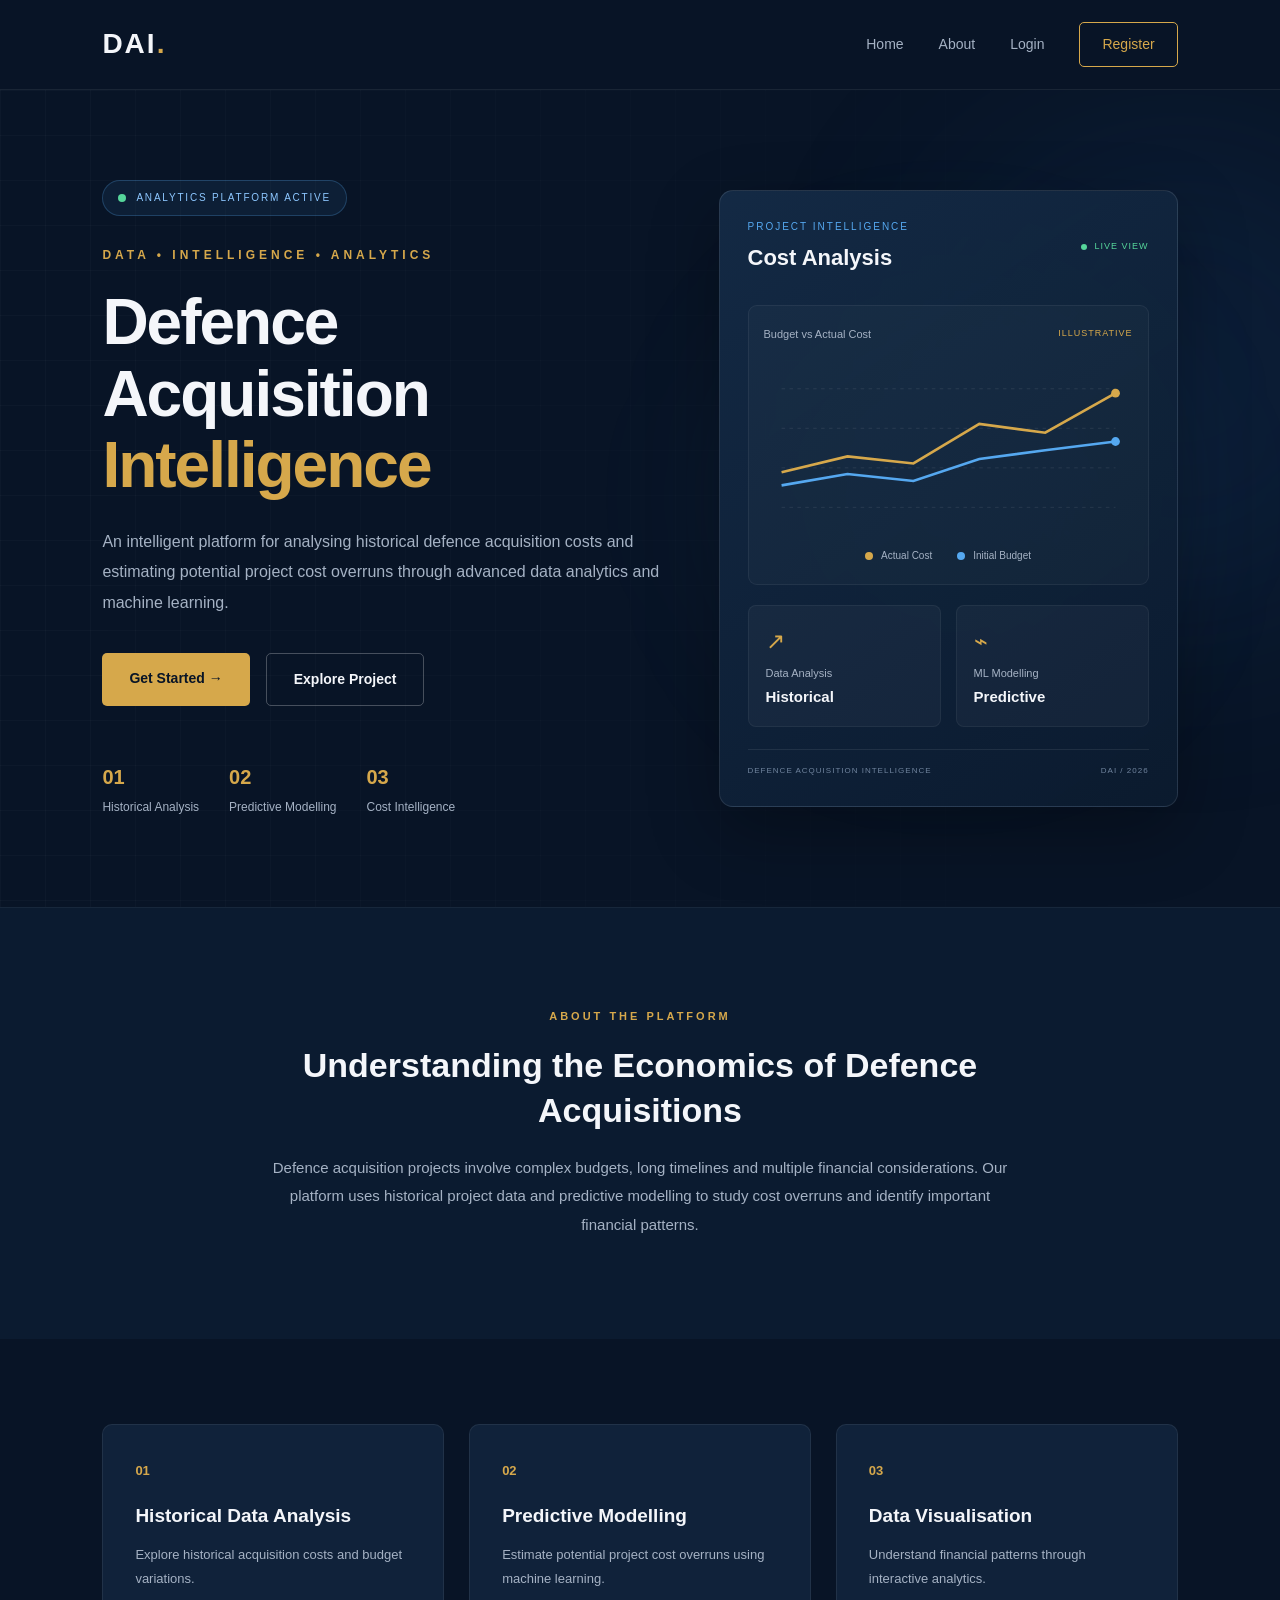
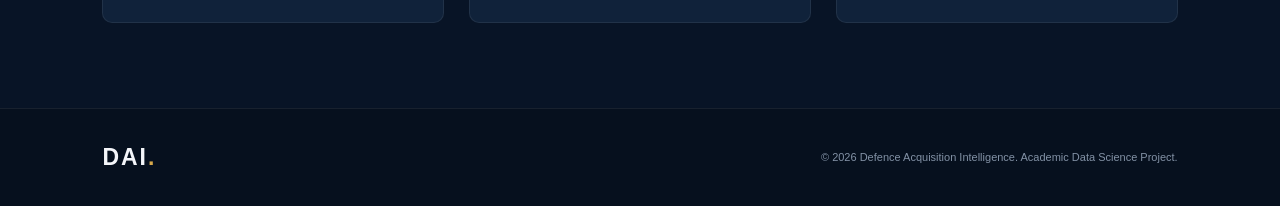
<file: frontend/index.html>
<!DOCTYPE html>
<html lang="en">

<head>
    <meta charset="UTF-8">
    <meta name="viewport" content="width=device-width, initial-scale=1.0">

    <title>Defence Acquisition Intelligence</title>

    <link rel="stylesheet" href="css/style.css">
</head>

<body>

    <!-- Navigation Bar -->
    <header class="navbar">

        <div class="logo">
            DAI<span>.</span>
        </div>

        <nav>
            <a href="index.html">Home</a>
            <a href="#about">About</a>
            <a href="login.html">Login</a>
            <a href="register.html" class="nav-register">Register</a>
        </nav>

    </header>


    <!-- Hero Section -->
    <main class="hero">

        <div class="hero-content">

            <!-- Animated Status Indicator -->
            <div class="system-status">
                <span class="status-dot"></span>
                ANALYTICS PLATFORM ACTIVE
            </div>

            <p class="tagline">
                DATA • INTELLIGENCE • ANALYTICS
            </p>

            <h1>
                Defence Acquisition
                <span>Intelligence</span>
            </h1>

            <p class="description">
                An intelligent platform for analysing historical
                defence acquisition costs and estimating potential
                project cost overruns through advanced data analytics
                and machine learning.
            </p>

            <div class="hero-buttons">

                <a href="login.html" class="btn-primary">
                    Get Started →
                </a>

                <a href="#about" class="btn-secondary">
                    Explore Project
                </a>

            </div>

            <!-- Quick Information -->
            <div class="hero-highlights">

                <div class="highlight">
                    <span class="highlight-number">01</span>
                    <span>Historical Analysis</span>
                </div>

                <div class="highlight">
                    <span class="highlight-number">02</span>
                    <span>Predictive Modelling</span>
                </div>

                <div class="highlight">
                    <span class="highlight-number">03</span>
                    <span>Cost Intelligence</span>
                </div>

            </div>

        </div>


        <!-- Right Side Analytics Visual -->
        <div class="hero-visual">

            <div class="visual-card">

                <div class="visual-header">
                    <div>
                        <p class="visual-label">PROJECT INTELLIGENCE</p>
                        <h3>Cost Analysis</h3>
                    </div>

                    <span class="live-label">
                        <span class="mini-dot"></span>
                        LIVE VIEW
                    </span>
                </div>


                <!-- Decorative Analytics Graph -->
                <div class="graph-container">

                    <div class="graph-info">
                        <span>Budget vs Actual Cost</span>
                        <span class="graph-period">ILLUSTRATIVE</span>
                    </div>

                    <svg viewBox="0 0 420 190"
                         class="analytics-graph"
                         role="img"
                         aria-label="Illustrative budget and actual cost trend chart">

                        <defs>
                            <linearGradient id="blueArea"
                                x1="0" y1="0" x2="0" y2="1">
                                <stop offset="0%"
                                    stop-color="#4A9FE8"
                                    stop-opacity="0.3"/>
                                <stop offset="100%"
                                    stop-color="#4A9FE8"
                                    stop-opacity="0"/>
                            </linearGradient>
                        </defs>

                        <g class="grid-lines">
                            <line x1="20" y1="35" x2="400" y2="35"/>
                            <line x1="20" y1="80" x2="400" y2="80"/>
                            <line x1="20" y1="125" x2="400" y2="125"/>
                            <line x1="20" y1="170" x2="400" y2="170"/>
                        </g>

                        <path
                            d="M20 130 L95 112 L170 120 L245 75 L320 85 L400 40"
                            fill="none"
                            stroke="#D6A84B"
                            stroke-width="3"
                            stroke-dasharray="500"
                            stroke-dashoffset="500"
                            class="chart-line gold-line"/>

                        <path
                            d="M20 145 L95 132 L170 140 L245 115 L320 105 L400 95"
                            fill="none"
                            stroke="#55A8F0"
                            stroke-width="3"
                            stroke-dasharray="500"
                            stroke-dashoffset="500"
                            class="chart-line blue-line"/>

                        <circle cx="400" cy="40" r="5" fill="#D6A84B"/>
                        <circle cx="400" cy="95" r="5" fill="#55A8F0"/>

                    </svg>

                    <div class="graph-legend">
                        <span><i class="legend-gold"></i> Actual Cost</span>
                        <span><i class="legend-blue"></i> Initial Budget</span>
                    </div>

                </div>


                <!-- Analytics Statistics -->
                <div class="visual-stats">

                    <div class="visual-stat">
                        <span class="stat-icon">↗</span>
                        <p>Data Analysis</p>
                        <h4>Historical</h4>
                    </div>

                    <div class="visual-stat">
                        <span class="stat-icon">⌁</span>
                        <p>ML Modelling</p>
                        <h4>Predictive</h4>
                    </div>

                </div>


                <div class="visual-footer">
                    <span>DEFENCE ACQUISITION INTELLIGENCE</span>
                    <span>DAI / 2026</span>
                </div>

            </div>

            <div class="glow-circle"></div>

        </div>

    </main>


    <!-- About Section -->
    <section id="about" class="about">

        <p class="section-tag">ABOUT THE PLATFORM</p>

        <h2>Understanding the Economics of Defence Acquisitions</h2>

        <p>
            Defence acquisition projects involve complex budgets,
            long timelines and multiple financial considerations.
            Our platform uses historical project data and predictive
            modelling to study cost overruns and identify important
            financial patterns.
        </p>

    </section>


    <!-- Feature Section -->
    <section class="features">

        <div class="feature-card">
            <span>01</span>
            <h3>Historical Data Analysis</h3>
            <p>Explore historical acquisition costs and budget variations.</p>
        </div>

        <div class="feature-card">
            <span>02</span>
            <h3>Predictive Modelling</h3>
            <p>Estimate potential project cost overruns using machine learning.</p>
        </div>

        <div class="feature-card">
            <span>03</span>
            <h3>Data Visualisation</h3>
            <p>Understand financial patterns through interactive analytics.</p>
        </div>

    </section>


    <!-- Footer -->
    <footer>

        <div class="footer-logo">
            DAI<span>.</span>
        </div>

        <p>
            © 2026 Defence Acquisition Intelligence.
            Academic Data Science Project.
        </p>

    </footer>


</body>
</html>
</file>
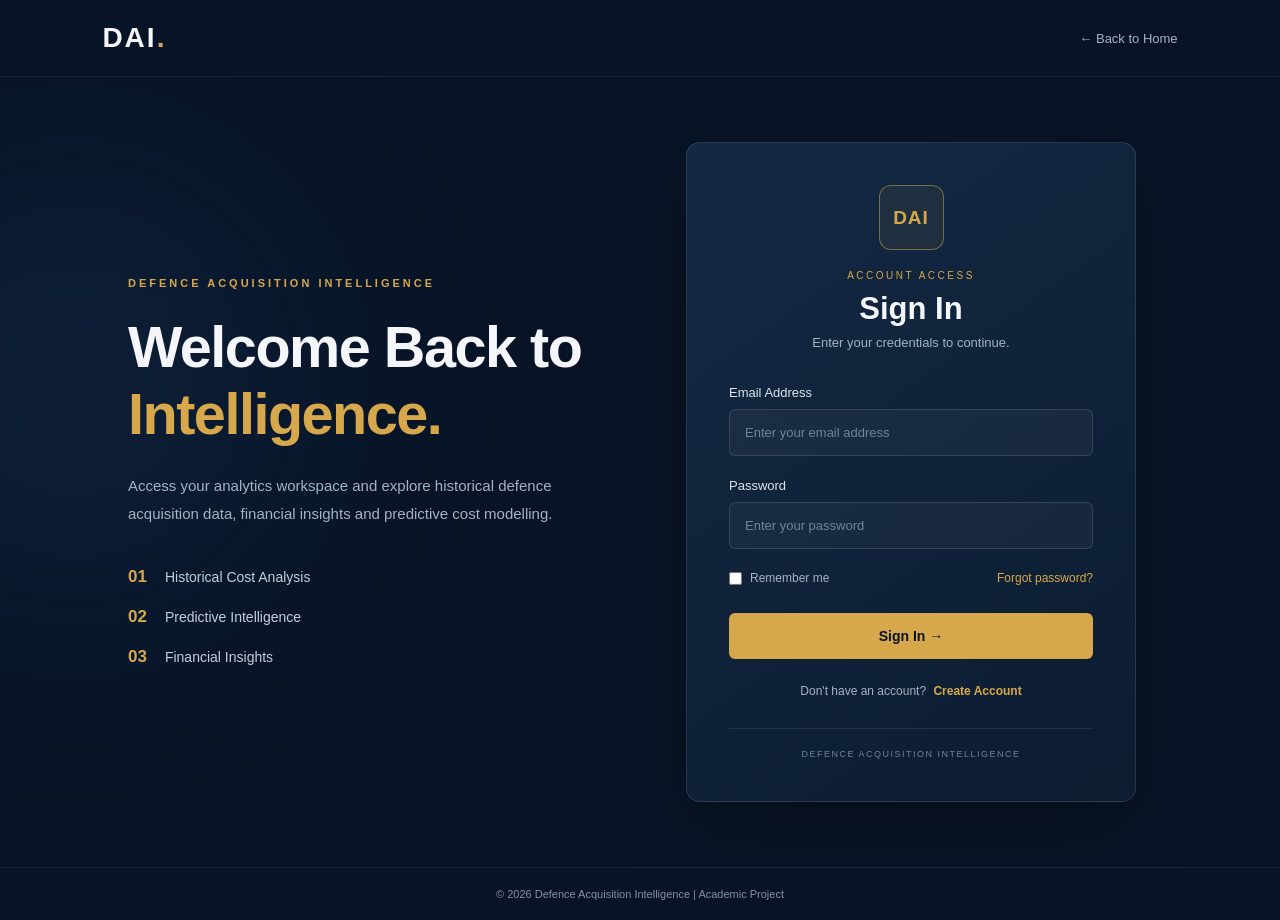
<file: frontend/login.html>
<!DOCTYPE html>
<html lang="en">

<head>
    <meta charset="UTF-8">
    <meta name="viewport" content="width=device-width, initial-scale=1.0">

    <title>Login | Defence Acquisition Intelligence</title>

    <link rel="stylesheet" href="css/login.css">
</head>

<body>

    <!-- Navigation -->
    <header class="login-navbar">

        <a href="index.html" class="logo">
            DAI<span>.</span>
        </a>

        <a href="index.html" class="back-home">
            ← Back to Home
        </a>

    </header>


    <!-- Login Section -->
    <main class="login-container">

        <!-- Left Information Panel -->
        <section class="login-info">

            <p class="info-tag">DEFENCE ACQUISITION INTELLIGENCE</p>

            <h1>
                Welcome Back to
                <span>Intelligence.</span>
            </h1>

            <p class="info-description">
                Access your analytics workspace and explore
                historical defence acquisition data, financial
                insights and predictive cost modelling.
            </p>

            <div class="info-points">

                <div class="info-point">
                    <span>01</span>
                    <p>Historical Cost Analysis</p>
                </div>

                <div class="info-point">
                    <span>02</span>
                    <p>Predictive Intelligence</p>
                </div>

                <div class="info-point">
                    <span>03</span>
                    <p>Financial Insights</p>
                </div>

            </div>

        </section>


        <!-- Right Login Form -->
        <section class="login-form-section">

            <div class="login-card">

                <div class="login-heading">

                    <div class="login-icon">DAI</div>

                    <p class="form-tag">ACCOUNT ACCESS</p>

                    <h2>Sign In</h2>

                    <p>Enter your credentials to continue.</p>

                </div>


                <form id="loginForm">

                    <div class="form-group">

                        <label for="email">Email Address</label>

                        <input
                            type="email"
                            id="email"
                            name="email"
                            placeholder="Enter your email address"
                            required
                        >

                    </div>


                    <div class="form-group">

                        <label for="password">Password</label>

                        <input
                            type="password"
                            id="password"
                            name="password"
                            placeholder="Enter your password"
                            required
                        >

                    </div>


                    <div class="form-options">

                        <label class="remember-me">
                            <input type="checkbox" id="remember">
                            Remember me
                        </label>

                        <a href="#" class="forgot-password">
                            Forgot password?
                        </a>

                    </div>


                    <button type="submit" class="login-button">
                        Sign In →
                    </button>

                </form>


                <div class="register-link">
                    Don't have an account?
                    <a href="register.html">Create Account</a>
                </div>


                <div class="login-footer">
                    DEFENCE ACQUISITION INTELLIGENCE
                </div>

            </div>

        </section>

    </main>


    <footer class="page-footer">
        © 2026 Defence Acquisition Intelligence | Academic Project
    </footer>

<script src="js/main.js"></script>
</body>
</html>
</file>
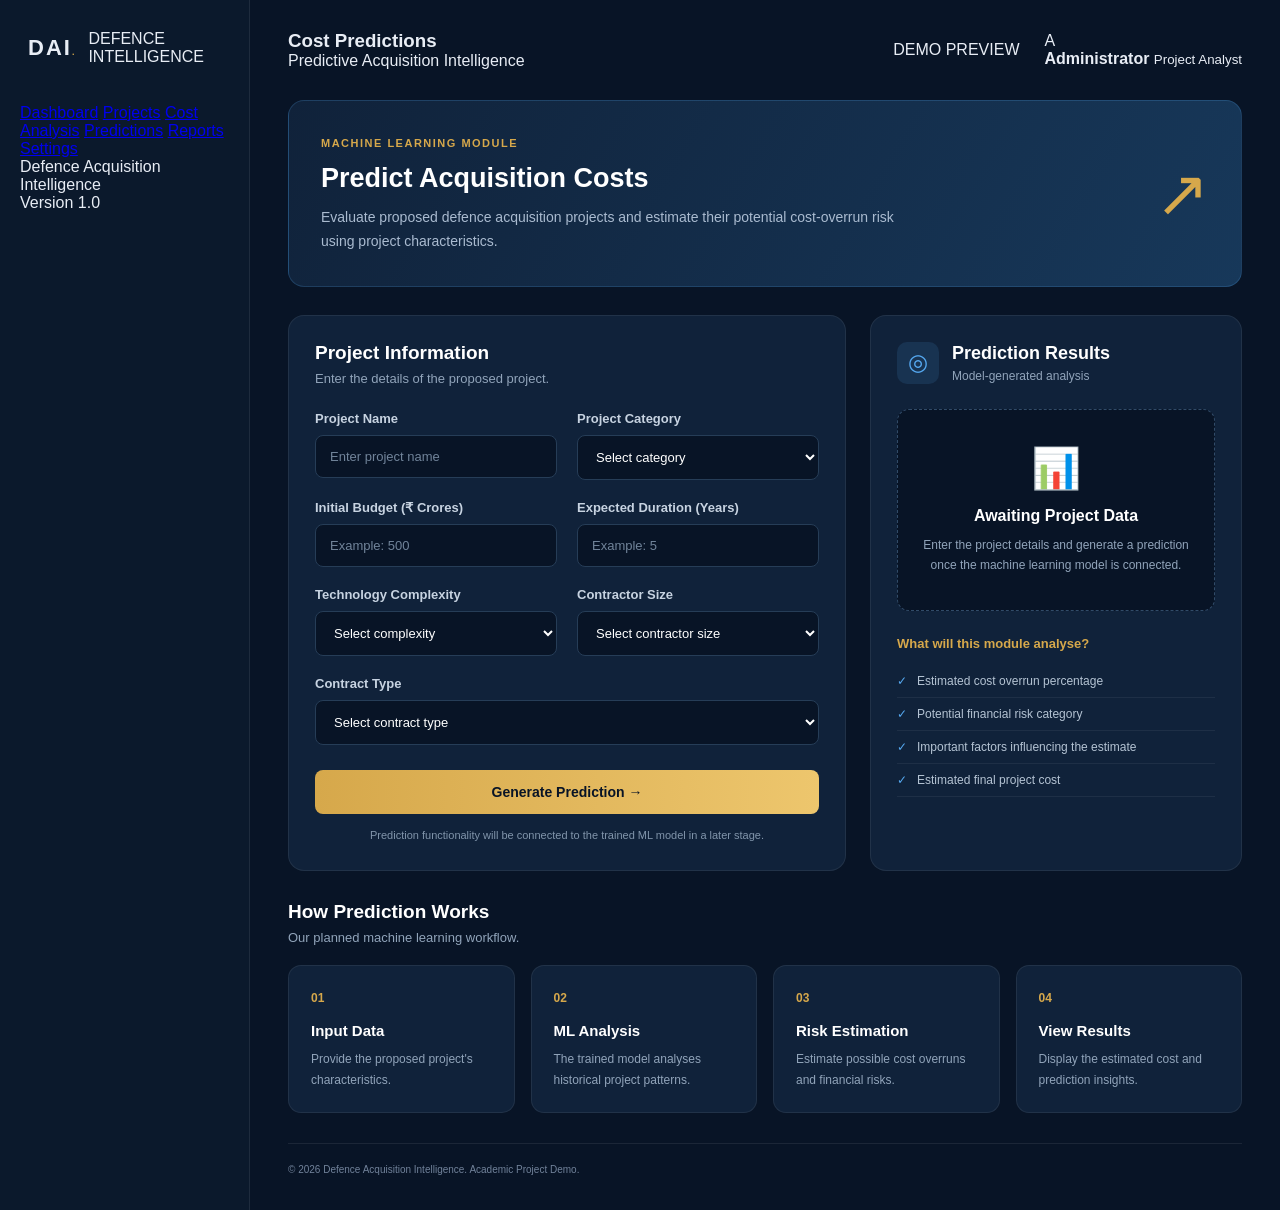
<file: frontend/predictions.html>
<!DOCTYPE html>
<html lang="en">

<head>
    <meta charset="UTF-8">
    <meta name="viewport" content="width=device-width, initial-scale=1.0">
    <title>Predictions | Defence Acquisition Intelligence</title>

    <link rel="stylesheet" href="css/dashboard.css">
    <link rel="stylesheet" href="css/predictions.css">
</head>

<body>

    <div class="dashboard-container">

        <!-- SIDEBAR -->
        <aside class="sidebar">

            <div class="sidebar-logo">
                <h2>DAI<span>.</span></h2>
                <p>DEFENCE INTELLIGENCE</p>
            </div>

            <nav class="sidebar-nav">
                <a href="dashboard.html">Dashboard</a>
                <a href="projects.html">Projects</a>
                <a href="cost-analysis.html">Cost Analysis</a>
                <a href="predictions.html" class="active">Predictions</a>
                <a href="reports.html">Reports</a>
                <a href="#">Settings</a>
            </nav>

            <div class="sidebar-footer">
                <p>Defence Acquisition Intelligence</p>
                <span>Version 1.0</span>
            </div>

        </aside>


        <!-- MAIN CONTENT -->
        <main class="main-content">

            <!-- TOPBAR -->
            <header class="topbar">

                <div>
                    <h3>Cost Predictions</h3>
                    <p>Predictive Acquisition Intelligence</p>
                </div>

                <div class="topbar-right">
                    <span class="demo-badge">DEMO PREVIEW</span>
                    <div class="admin-profile">
                        <div class="admin-avatar">A</div>
                        <div>
                            <strong>Administrator</strong>
                            <small>Project Analyst</small>
                        </div>
                    </div>
                </div>

            </header>


            <!-- PAGE INTRODUCTION -->
            <section class="prediction-welcome">

                <div>
                    <span class="section-label">MACHINE LEARNING MODULE</span>

                    <h1>Predict Acquisition Costs</h1>

                    <p>
                        Evaluate proposed defence acquisition projects
                        and estimate their potential cost-overrun risk
                        using project characteristics.
                    </p>
                </div>

                <div class="prediction-icon">↗</div>

            </section>


            <!-- PREDICTION FORM SECTION -->
            <section class="prediction-layout">

                <div class="prediction-form-card">

                    <div class="section-heading">
                        <div>
                            <h2>Project Information</h2>
                            <p>Enter the details of the proposed project.</p>
                        </div>
                    </div>


                    <form id="predictionForm">

                        <div class="form-grid">

                            <!-- PROJECT NAME -->
                            <div class="form-group">
                                <label for="projectName">Project Name</label>
                                <input
                                    type="text"
                                    id="projectName"
                                    placeholder="Enter project name"
                                    required>
                            </div>


                            <!-- PROJECT CATEGORY -->
                            <div class="form-group">
                                <label for="projectCategory">Project Category</label>

                                <select id="projectCategory" required>
                                    <option value="">Select category</option>
                                    <option value="Aerospace">Aerospace</option>
                                    <option value="Naval">Naval Systems</option>
                                    <option value="Electronics">Electronics</option>
                                    <option value="Technology">Technology</option>
                                    <option value="Land Systems">Land Systems</option>
                                </select>
                            </div>


                            <!-- INITIAL BUDGET -->
                            <div class="form-group">
                                <label for="initialBudget">
                                    Initial Budget (₹ Crores)
                                </label>

                                <input
                                    type="number"
                                    id="initialBudget"
                                    placeholder="Example: 500"
                                    min="1"
                                    required>
                            </div>


                            <!-- EXPECTED DURATION -->
                            <div class="form-group">
                                <label for="duration">
                                    Expected Duration (Years)
                                </label>

                                <input
                                    type="number"
                                    id="duration"
                                    placeholder="Example: 5"
                                    min="1"
                                    required>
                            </div>


                            <!-- TECHNOLOGY COMPLEXITY -->
                            <div class="form-group">
                                <label for="complexity">
                                    Technology Complexity
                                </label>

                                <select id="complexity" required>
                                    <option value="">Select complexity</option>
                                    <option value="Low">Low</option>
                                    <option value="Medium">Medium</option>
                                    <option value="High">High</option>
                                </select>
                            </div>


                            <!-- CONTRACTOR SIZE -->
                            <div class="form-group">
                                <label for="contractorSize">
                                    Contractor Size
                                </label>

                                <select id="contractorSize" required>
                                    <option value="">Select contractor size</option>
                                    <option value="Small">Small</option>
                                    <option value="Medium">Medium</option>
                                    <option value="Large">Large</option>
                                </select>
                            </div>


                            <!-- CONTRACT TYPE -->
                            <div class="form-group full-width">
                                <label for="contractType">Contract Type</label>

                                <select id="contractType" required>
                                    <option value="">Select contract type</option>
                                    <option value="Fixed Price">Fixed Price</option>
                                    <option value="Cost Plus">Cost Plus</option>
                                    <option value="Time and Materials">
                                        Time and Materials
                                    </option>
                                </select>
                            </div>

                        </div>


                        <button type="submit" class="prediction-button">
                            Generate Prediction →
                        </button>

                        <p class="form-note">
                            Prediction functionality will be connected
                            to the trained ML model in a later stage.
                        </p>

                    </form>

                </div>


                <!-- RESULT PANEL -->
                <div class="prediction-result-card">

                    <div class="result-heading">
                        <span class="result-icon">◎</span>
                        <div>
                            <h2>Prediction Results</h2>
                            <p>Model-generated analysis</p>
                        </div>
                    </div>


                    <div class="result-placeholder">

                        <div class="placeholder-icon">📊</div>

                        <h3>Awaiting Project Data</h3>

                        <p>
                            Enter the project details and generate a
                            prediction once the machine learning model
                            is connected.
                        </p>

                    </div>


                    <div class="result-info">

                        <h4>What will this module analyse?</h4>

                        <ul>
                            <li>Estimated cost overrun percentage</li>
                            <li>Potential financial risk category</li>
                            <li>Important factors influencing the estimate</li>
                            <li>Estimated final project cost</li>
                        </ul>

                    </div>

                </div>

            </section>


            <!-- HOW IT WORKS -->
            <section class="prediction-process">

                <div class="section-heading">
                    <div>
                        <h2>How Prediction Works</h2>
                        <p>Our planned machine learning workflow.</p>
                    </div>
                </div>

                <div class="process-grid">

                    <div class="process-card">
                        <span>01</span>
                        <h3>Input Data</h3>
                        <p>Provide the proposed project's characteristics.</p>
                    </div>

                    <div class="process-card">
                        <span>02</span>
                        <h3>ML Analysis</h3>
                        <p>The trained model analyses historical project patterns.</p>
                    </div>

                    <div class="process-card">
                        <span>03</span>
                        <h3>Risk Estimation</h3>
                        <p>Estimate possible cost overruns and financial risks.</p>
                    </div>

                    <div class="process-card">
                        <span>04</span>
                        <h3>View Results</h3>
                        <p>Display the estimated cost and prediction insights.</p>
                    </div>

                </div>

            </section>


            <footer class="dashboard-footer">
                <p>© 2026 Defence Acquisition Intelligence. Academic Project Demo.</p>
            </footer>

        </main>

    </div>

</body>
</html>
</file>
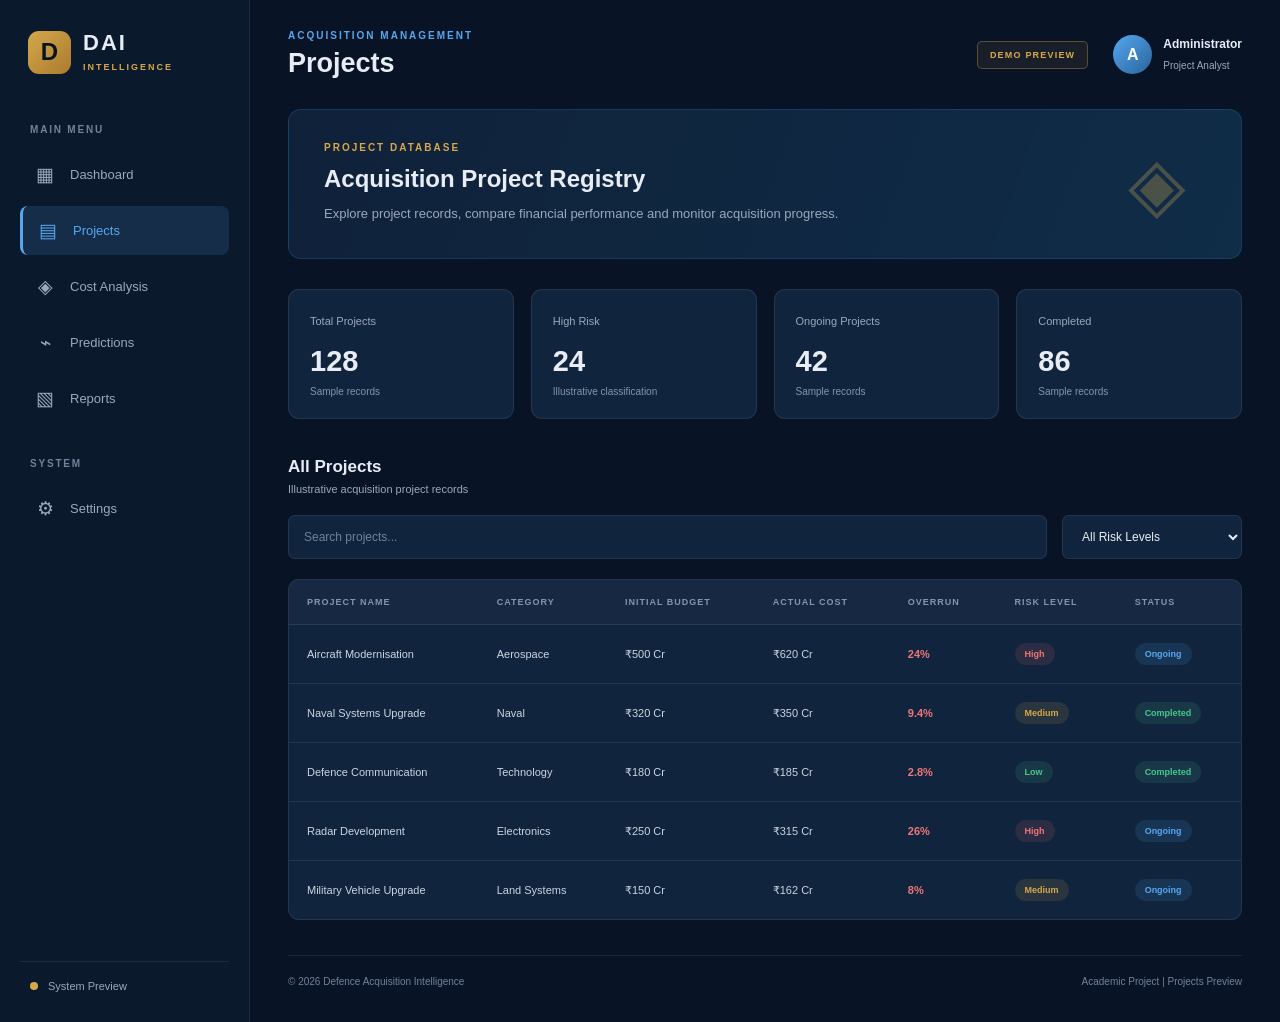
<file: frontend/projects.html>
<!DOCTYPE html>
<html lang="en">

<head>
    <meta charset="UTF-8">
    <meta name="viewport" content="width=device-width, initial-scale=1.0">

    <title>Projects | Defence Acquisition Intelligence</title>

    <link rel="stylesheet" href="css/projects.css">
</head>

<body>

    <div class="dashboard-container">

        <!-- SIDEBAR -->

        <aside class="sidebar">

            <div class="sidebar-logo">
                <div class="logo-icon">D</div>

                <div>
                    <h2>DAI</h2>
                    <span>INTELLIGENCE</span>
                </div>
            </div>

            <div class="sidebar-menu">

                <p class="menu-heading">MAIN MENU</p>

                <a href="dashboard.html" class="menu-item">
                    <span>▦</span>
                    Dashboard
                </a>

                <a href="projects.html" class="menu-item active">
                    <span>▤</span>
                    Projects
                </a>

                <a href="cost-analysis.html" class="menu-item">
                    <span>◈</span>
                    Cost Analysis
                </a>

                <a href="predictions.html" class="menu-item">
                    <span>⌁</span>
                    Predictions
                </a>

                <a href="reports.html" class="menu-item">
                    <span>▧</span>
                    Reports
                </a>

                <p class="menu-heading secondary-heading">SYSTEM</p>

                <a href="#" class="menu-item">
                    <span>⚙</span>
                    Settings
                </a>

            </div>

            <div class="sidebar-bottom">
                <div class="sidebar-status"></div>
                <span>System Preview</span>
            </div>

        </aside>


        <!-- MAIN CONTENT -->

        <main class="main-content">

            <!-- TOPBAR -->

            <header class="topbar">

                <div class="page-heading">
                    <p>ACQUISITION MANAGEMENT</p>
                    <h1>Projects</h1>
                </div>

                <div class="topbar-right">

                    <span class="preview-label">DEMO PREVIEW</span>

                    <div class="profile">
                        <div class="profile-avatar">A</div>

                        <div class="profile-info">
                            <h4>Administrator</h4>
                            <span>Project Analyst</span>
                        </div>
                    </div>

                </div>

            </header>


            <!-- WELCOME -->

            <section class="welcome-section">

                <div>
                    <p class="welcome-label">PROJECT DATABASE</p>

                    <h2>Acquisition Project Registry</h2>

                    <p>
                        Explore project records, compare financial
                        performance and monitor acquisition progress.
                    </p>
                </div>

                <div class="welcome-icon">◈</div>

            </section>


            <!-- PROJECT SUMMARY -->

            <section class="stats-grid">

                <div class="stat-card">
                    <span>Total Projects</span>
                    <h2>128</h2>
                    <p>Sample records</p>
                </div>

                <div class="stat-card">
                    <span>High Risk</span>
                    <h2>24</h2>
                    <p>Illustrative classification</p>
                </div>

                <div class="stat-card">
                    <span>Ongoing Projects</span>
                    <h2>42</h2>
                    <p>Sample records</p>
                </div>

                <div class="stat-card">
                    <span>Completed</span>
                    <h2>86</h2>
                    <p>Sample records</p>
                </div>

            </section>


            <!-- PROJECT TABLE -->

            <section class="projects-section">

                <div class="section-heading">

                    <div>
                        <h2>All Projects</h2>
                        <p>Illustrative acquisition project records</p>
                    </div>

                </div>


                <!-- SEARCH AND FILTER -->

                <div class="filter-bar">

                    <input
                        type="text"
                        id="projectSearch"
                        placeholder="Search projects..."
                    >

                    <select id="riskFilter">

                        <option value="all">All Risk Levels</option>
                        <option value="high">High Risk</option>
                        <option value="medium">Medium Risk</option>
                        <option value="low">Low Risk</option>

                    </select>

                </div>


                <!-- TABLE -->

                <div class="table-container">

                    <table id="projectsTable">

                        <thead>

                            <tr>
                                <th>PROJECT NAME</th>
                                <th>CATEGORY</th>
                                <th>INITIAL BUDGET</th>
                                <th>ACTUAL COST</th>
                                <th>OVERRUN</th>
                                <th>RISK LEVEL</th>
                                <th>STATUS</th>
                            </tr>

                        </thead>

                        <tbody>

                            <tr>
                                <td>Aircraft Modernisation</td>
                                <td>Aerospace</td>
                                <td>₹500 Cr</td>
                                <td>₹620 Cr</td>
                                <td class="overrun">24%</td>
                                <td><span class="risk high">High</span></td>
                                <td><span class="status ongoing">Ongoing</span></td>
                            </tr>

                            <tr>
                                <td>Naval Systems Upgrade</td>
                                <td>Naval</td>
                                <td>₹320 Cr</td>
                                <td>₹350 Cr</td>
                                <td class="overrun">9.4%</td>
                                <td><span class="risk medium">Medium</span></td>
                                <td><span class="status completed">Completed</span></td>
                            </tr>

                            <tr>
                                <td>Defence Communication</td>
                                <td>Technology</td>
                                <td>₹180 Cr</td>
                                <td>₹185 Cr</td>
                                <td class="overrun">2.8%</td>
                                <td><span class="risk low">Low</span></td>
                                <td><span class="status completed">Completed</span></td>
                            </tr>

                            <tr>
                                <td>Radar Development</td>
                                <td>Electronics</td>
                                <td>₹250 Cr</td>
                                <td>₹315 Cr</td>
                                <td class="overrun">26%</td>
                                <td><span class="risk high">High</span></td>
                                <td><span class="status ongoing">Ongoing</span></td>
                            </tr>

                            <tr>
                                <td>Military Vehicle Upgrade</td>
                                <td>Land Systems</td>
                                <td>₹150 Cr</td>
                                <td>₹162 Cr</td>
                                <td class="overrun">8%</td>
                                <td><span class="risk medium">Medium</span></td>
                                <td><span class="status ongoing">Ongoing</span></td>
                            </tr>

                        </tbody>

                    </table>

                    <p id="noResults" class="no-results">
                        No matching projects found.
                    </p>

                </div>

            </section>


            <!-- FOOTER -->

            <footer class="dashboard-footer">

                <p>© 2026 Defence Acquisition Intelligence</p>

                <p>Academic Project | Projects Preview</p>

            </footer>

        </main>

    </div>


    <!-- SEARCH AND FILTER JAVASCRIPT -->

    <script>

        const searchInput = document.getElementById("projectSearch");
        const riskFilter = document.getElementById("riskFilter");
        const projectRows = document.querySelectorAll("#projectsTable tbody tr");
        const noResults = document.getElementById("noResults");

        function filterProjects() {

            const searchValue = searchInput.value.toLowerCase();
            const selectedRisk = riskFilter.value;

            let visibleCount = 0;

            projectRows.forEach(function (row) {

                const projectName = row.cells[0].textContent.toLowerCase();
                const category = row.cells[1].textContent.toLowerCase();
                const risk = row.cells[5].textContent.trim().toLowerCase();

                const matchesSearch =
                    projectName.includes(searchValue) ||
                    category.includes(searchValue);

                const matchesRisk =
                    selectedRisk === "all" || risk === selectedRisk;

                if (matchesSearch && matchesRisk) {

                    row.style.display = "";
                    visibleCount++;

                } else {

                    row.style.display = "none";

                }

            });

            noResults.style.display =
                visibleCount === 0 ? "block" : "none";

        }

        searchInput.addEventListener("input", filterProjects);
        riskFilter.addEventListener("change", filterProjects);

    </script>

</body>
</html>
</file>
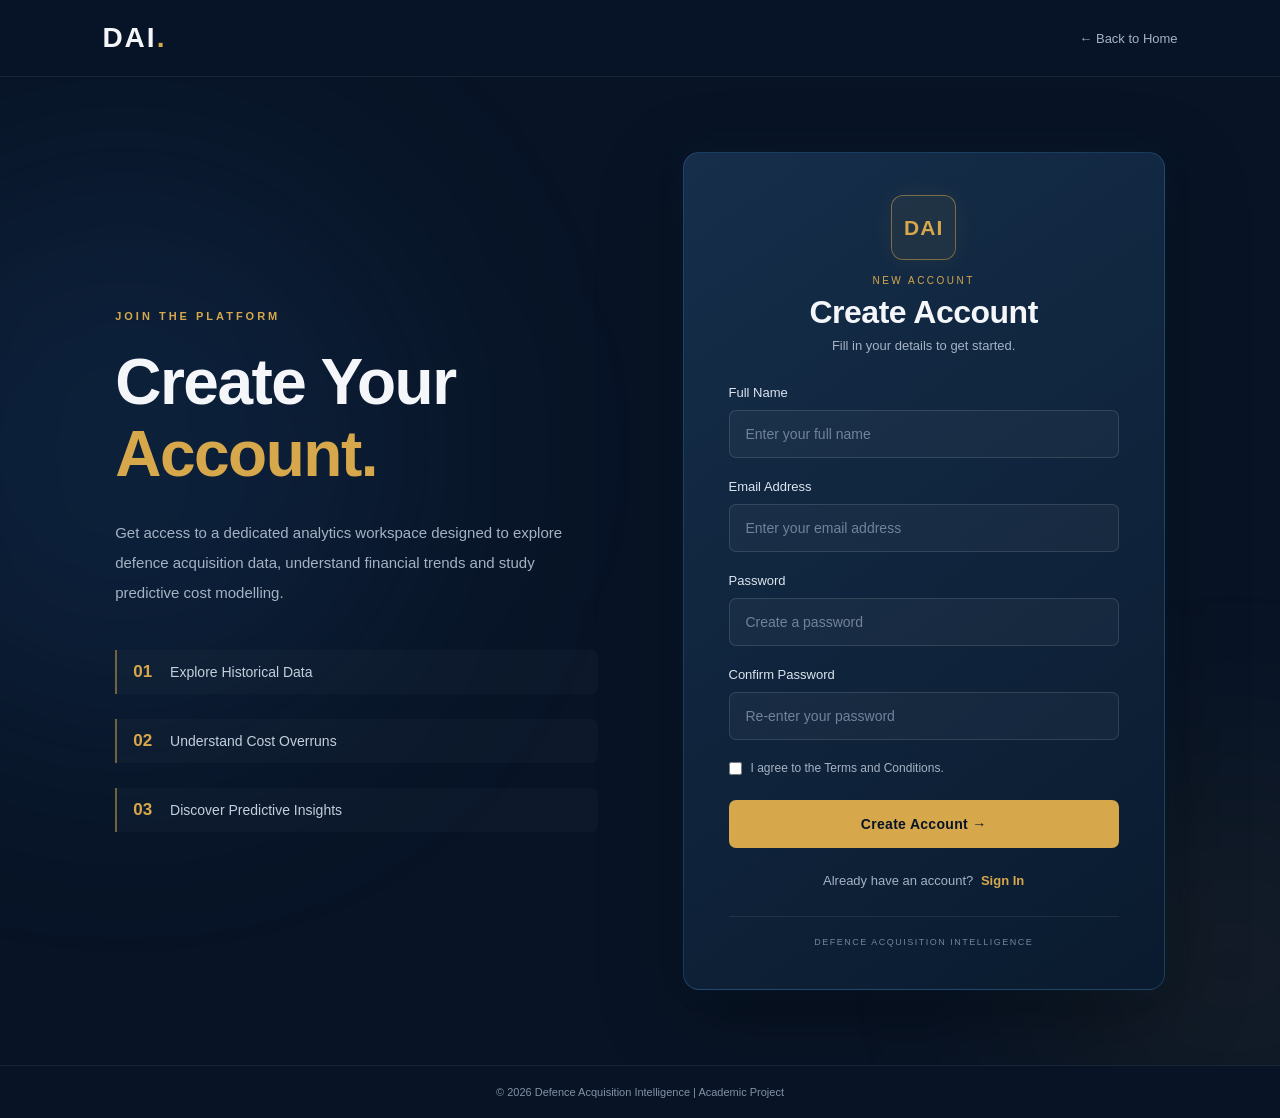
<file: frontend/register.html>
<!DOCTYPE html>
<html lang="en">

<head>
    <meta charset="UTF-8">
    <meta name="viewport" content="width=device-width, initial-scale=1.0">

    <title>Register | Defence Acquisition Intelligence</title>

    <link rel="stylesheet" href="css/register.css">
</head>

<body>

    <!-- Navigation -->
    <header class="register-navbar">

        <a href="index.html" class="logo">
            DAI<span>.</span>
        </a>

        <a href="index.html" class="back-home">
            ← Back to Home
        </a>

    </header>


    <!-- Registration Section -->
    <main class="register-container">

        <!-- Left Information Panel -->
        <section class="register-info">

            <p class="info-tag">JOIN THE PLATFORM</p>

            <h1>
                Create Your
                <span>Account.</span>
            </h1>

            <p class="info-description">
                Get access to a dedicated analytics workspace
                designed to explore defence acquisition data,
                understand financial trends and study predictive
                cost modelling.
            </p>

            <div class="info-points">

                <div class="info-point">
                    <span>01</span>
                    <p>Explore Historical Data</p>
                </div>

                <div class="info-point">
                    <span>02</span>
                    <p>Understand Cost Overruns</p>
                </div>

                <div class="info-point">
                    <span>03</span>
                    <p>Discover Predictive Insights</p>
                </div>

            </div>

        </section>


        <!-- Registration Form -->
        <section class="register-form-section">

            <div class="register-card">

                <div class="register-heading">

                    <div class="register-icon">DAI</div>

                    <p class="form-tag">NEW ACCOUNT</p>

                    <h2>Create Account</h2>

                    <p>Fill in your details to get started.</p>

                </div>


                <form id="registerForm">

                    <!-- Full Name -->
                    <div class="form-group">

                        <label for="fullName">Full Name</label>

                        <input
                            type="text"
                            id="fullName"
                            name="fullName"
                            placeholder="Enter your full name"
                            required
                        >

                    </div>


                    <!-- Email -->
                    <div class="form-group">

                        <label for="email">Email Address</label>

                        <input
                            type="email"
                            id="email"
                            name="email"
                            placeholder="Enter your email address"
                            required
                        >

                    </div>


                    <!-- Password -->
                    <div class="form-group">

                        <label for="password">Password</label>

                        <input
                            type="password"
                            id="password"
                            name="password"
                            placeholder="Create a password"
                            minlength="8"
                            required
                        >

                    </div>


                    <!-- Confirm Password -->
                    <div class="form-group">

                        <label for="confirmPassword">Confirm Password</label>

                        <input
                            type="password"
                            id="confirmPassword"
                            name="confirmPassword"
                            placeholder="Re-enter your password"
                            minlength="8"
                            required
                        >

                    </div>


                    <!-- Terms -->
                    <div class="terms-group">

                        <label>
                            <input type="checkbox" id="terms" required>
                            I agree to the Terms and Conditions.
                        </label>

                    </div>


                    <!-- Submit Button -->
                    <button type="submit" class="register-button">
                        Create Account →
                    </button>

                </form>


                <div class="login-link">
                    Already have an account?
                    <a href="login.html">Sign In</a>
                </div>


                <div class="register-footer">
                    DEFENCE ACQUISITION INTELLIGENCE
                </div>

            </div>

        </section>

    </main>


    <footer class="page-footer">
        © 2026 Defence Acquisition Intelligence | Academic Project
    </footer>

<script src="js/main.js"></script>
</body>
</html>
</file>
<file: frontend/css/style.css>
/* =========================================
   DEFENCE ACQUISITION INTELLIGENCE
   Main Website Stylesheet
========================================= */

/* 1. GLOBAL RESET */

* {
    margin: 0;
    padding: 0;
    box-sizing: border-box;
}

html {
    scroll-behavior: smooth;
}

body {
    font-family: "Segoe UI", Arial, sans-serif;
    background: #081426;
    color: #f4f6fa;
    line-height: 1.6;
    overflow-x: hidden;
}

:root {
    --navy: #081426;
    --navy-light: #10223a;
    --blue: #55a8f0;
    --gold: #d6a84b;
    --white: #f4f6fa;
    --muted: #a5b2c4;
}


/* 2. NAVIGATION BAR */

.navbar {
    width: 100%;
    padding: 22px 8%;
    display: flex;
    align-items: center;
    justify-content: space-between;
    background: rgba(8, 20, 38, 0.92);
    border-bottom: 1px solid rgba(255, 255, 255, 0.07);
    position: relative;
    z-index: 10;
}

.logo,
.footer-logo {
    font-size: 28px;
    font-weight: 800;
    letter-spacing: 2px;
}

.logo span,
.footer-logo span {
    color: var(--gold);
}

.navbar nav {
    display: flex;
    align-items: center;
    gap: 35px;
}

.navbar nav a {
    text-decoration: none;
    color: var(--muted);
    font-size: 14px;
    transition: 0.3s ease;
}

.navbar nav a:hover {
    color: var(--gold);
}

.navbar nav .nav-register {
    padding: 10px 22px;
    border: 1px solid var(--gold);
    border-radius: 5px;
    color: var(--gold);
}

.navbar nav .nav-register:hover {
    background: var(--gold);
    color: var(--navy);
}


/* 3. HERO SECTION */

.hero {
    min-height: 690px;
    padding: 90px 8%;
    display: grid;
    grid-template-columns: 1.1fr 0.9fr;
    align-items: center;
    gap: 55px;
    position: relative;
    isolation: isolate;
    overflow: hidden;
}

.hero::before {
    content: "";
    position: absolute;
    inset: 0;
    background-image:
        linear-gradient(rgba(255,255,255,0.025) 1px, transparent 1px),
        linear-gradient(90deg, rgba(255,255,255,0.025) 1px, transparent 1px);
    background-size: 45px 45px;
    mask-image: linear-gradient(to right, black, transparent);
    z-index: -1;
}

.hero::after {
    content: "";
    position: absolute;
    width: 500px;
    height: 500px;
    background: rgba(36, 103, 174, 0.12);
    filter: blur(100px);
    border-radius: 50%;
    top: 5%;
    right: -150px;
    z-index: -1;
}

.hero-content {
    max-width: 650px;
}


/* 4. SYSTEM STATUS */

.system-status {
    display: inline-flex;
    align-items: center;
    gap: 10px;
    padding: 9px 15px;
    border: 1px solid rgba(85, 168, 240, 0.25);
    background: rgba(85, 168, 240, 0.08);
    color: #8dc7ff;
    font-size: 10px;
    letter-spacing: 1.8px;
    border-radius: 30px;
    margin-bottom: 30px;
}

.status-dot,
.mini-dot {
    width: 8px;
    height: 8px;
    background: #56d69b;
    border-radius: 50%;
    display: inline-block;
    animation: pulse 1.8s infinite;
}

@keyframes pulse {
    0% {
        box-shadow: 0 0 0 0 rgba(86, 214, 155, 0.6);
    }

    70% {
        box-shadow: 0 0 0 8px rgba(86, 214, 155, 0);
    }

    100% {
        box-shadow: 0 0 0 0 rgba(86, 214, 155, 0);
    }
}


/* 5. HERO TEXT */

.tagline {
    color: var(--gold);
    font-size: 12px;
    letter-spacing: 4px;
    margin-bottom: 22px;
    font-weight: 600;
}

.hero h1 {
    font-size: clamp(42px, 5vw, 65px);
    line-height: 1.12;
    font-weight: 750;
    letter-spacing: -2px;
    margin-bottom: 25px;
}

.hero h1 span {
    display: block;
    color: var(--gold);
}

.description {
    max-width: 570px;
    color: var(--muted);
    font-size: 16px;
    line-height: 1.9;
    margin-bottom: 35px;
}


/* 6. HERO BUTTONS */

.hero-buttons {
    display: flex;
    gap: 16px;
    flex-wrap: wrap;
}

.btn-primary,
.btn-secondary {
    display: inline-block;
    padding: 14px 27px;
    text-decoration: none;
    border-radius: 5px;
    font-size: 14px;
    font-weight: 600;
    transition: 0.3s ease;
}

.btn-primary {
    background: var(--gold);
    color: var(--navy);
}

.btn-primary:hover {
    background: #edc46e;
    transform: translateY(-3px);
    box-shadow: 0 8px 25px rgba(214, 168, 75, 0.2);
}

.btn-secondary {
    border: 1px solid rgba(255,255,255,0.25);
    color: var(--white);
}

.btn-secondary:hover {
    border-color: var(--gold);
    color: var(--gold);
    transform: translateY(-3px);
}


/* 7. HERO HIGHLIGHTS */

.hero-highlights {
    display: flex;
    gap: 30px;
    margin-top: 55px;
    flex-wrap: wrap;
}

.highlight {
    display: flex;
    flex-direction: column;
    gap: 5px;
    color: var(--muted);
    font-size: 12px;
}

.highlight-number {
    color: var(--gold);
    font-size: 20px;
    font-weight: 700;
}


/* 8. ANALYTICS VISUAL */

.hero-visual {
    position: relative;
    display: flex;
    align-items: center;
    justify-content: center;
}

.visual-card {
    width: 100%;
    max-width: 470px;
    padding: 28px;
    background: linear-gradient(
        145deg,
        rgba(20, 43, 70, 0.96),
        rgba(11, 27, 47, 0.98)
    );
    border: 1px solid rgba(255,255,255,0.1);
    border-radius: 14px;
    box-shadow: 0 25px 70px rgba(0,0,0,0.3);
    position: relative;
    z-index: 2;
    transition: 0.35s ease;
}

.visual-card:hover {
    transform: translateY(-6px);
    border-color: rgba(85, 168, 240, 0.4);
}

.visual-header {
    display: flex;
    justify-content: space-between;
    align-items: center;
    gap: 12px;
    margin-bottom: 30px;
}

.visual-label {
    color: var(--blue);
    font-size: 10px;
    letter-spacing: 2px;
    margin-bottom: 5px;
}

.visual-header h3 {
    font-size: 22px;
    font-weight: 600;
}

.live-label {
    display: flex;
    align-items: center;
    gap: 8px;
    color: #56d69b;
    font-size: 9px;
    letter-spacing: 1px;
}

.mini-dot {
    width: 6px;
    height: 6px;
}


/* 9. GRAPH */

.graph-container {
    padding: 20px 15px;
    background: rgba(255,255,255,0.025);
    border: 1px solid rgba(255,255,255,0.06);
    border-radius: 9px;
}

.graph-info {
    display: flex;
    justify-content: space-between;
    gap: 10px;
    color: var(--muted);
    font-size: 11px;
    margin-bottom: 15px;
}

.graph-period {
    color: var(--gold);
    font-size: 9px;
    letter-spacing: 1px;
}

.analytics-graph {
    width: 100%;
    height: auto;
    overflow: visible;
}

.grid-lines line {
    stroke: rgba(255,255,255,0.09);
    stroke-width: 1;
    stroke-dasharray: 4 5;
}

.chart-line {
    animation: drawLine 2s ease forwards;
}

.gold-line {
    animation-delay: 0.2s;
}

.blue-line {
    animation-delay: 0.5s;
}

@keyframes drawLine {
    to {
        stroke-dashoffset: 0;
    }
}

.graph-legend {
    display: flex;
    justify-content: center;
    gap: 25px;
    flex-wrap: wrap;
    margin-top: 15px;
    color: var(--muted);
    font-size: 10px;
}

.graph-legend span {
    display: flex;
    align-items: center;
    gap: 8px;
}

.legend-gold,
.legend-blue {
    width: 8px;
    height: 8px;
    display: inline-block;
    border-radius: 50%;
}

.legend-gold {
    background: var(--gold);
}

.legend-blue {
    background: var(--blue);
}


/* 10. VISUAL STATISTICS */

.visual-stats {
    display: grid;
    grid-template-columns: 1fr 1fr;
    gap: 15px;
    margin-top: 20px;
}

.visual-stat {
    padding: 17px;
    background: rgba(255,255,255,0.035);
    border-radius: 8px;
    border: 1px solid rgba(255,255,255,0.05);
}

.stat-icon {
    color: var(--gold);
    font-size: 23px;
}

.visual-stat p {
    color: var(--muted);
    font-size: 11px;
    margin-top: 5px;
}

.visual-stat h4 {
    font-size: 15px;
    margin-top: 3px;
}

.visual-footer {
    display: flex;
    justify-content: space-between;
    gap: 10px;
    margin-top: 22px;
    padding-top: 15px;
    border-top: 1px solid rgba(255,255,255,0.08);
    color: #70849e;
    font-size: 8px;
    letter-spacing: 1px;
}

.glow-circle {
    position: absolute;
    width: 350px;
    height: 350px;
    background: rgba(85, 168, 240, 0.13);
    filter: blur(90px);
    border-radius: 50%;
    z-index: 1;
}


/* 11. ABOUT SECTION */

.about {
    padding: 100px 15%;
    text-align: center;
    background: #0b1b30;
    border-top: 1px solid rgba(255,255,255,0.05);
}

.section-tag {
    color: var(--gold);
    font-size: 11px;
    letter-spacing: 3px;
    margin-bottom: 18px;
    font-weight: 600;
}

.about h2 {
    max-width: 750px;
    margin: 0 auto 22px;
    font-size: 34px;
    line-height: 1.3;
}

.about > p:last-child {
    max-width: 750px;
    margin: auto;
    color: var(--muted);
    font-size: 15px;
    line-height: 1.9;
}


/* 12. FEATURES SECTION */

.features {
    padding: 85px 8%;
    display: grid;
    grid-template-columns: repeat(3, 1fr);
    gap: 25px;
    background: var(--navy);
}

.feature-card {
    padding: 32px;
    background: var(--navy-light);
    border: 1px solid rgba(255,255,255,0.07);
    border-radius: 10px;
    transition: 0.3s ease;
}

.feature-card:hover {
    transform: translateY(-7px);
    border-color: rgba(214,168,75,0.5);
    box-shadow: 0 15px 35px rgba(0,0,0,0.2);
}

.feature-card > span {
    color: var(--gold);
    font-size: 13px;
    font-weight: 700;
}

.feature-card h3 {
    font-size: 19px;
    margin: 18px 0 12px;
}

.feature-card p {
    color: var(--muted);
    font-size: 13px;
    line-height: 1.8;
}


/* 13. FOOTER */

footer {
    padding: 30px 8%;
    display: flex;
    align-items: center;
    justify-content: space-between;
    gap: 20px;
    background: #06101e;
    border-top: 1px solid rgba(255,255,255,0.07);
}

.footer-logo {
    font-size: 23px;
}

footer p {
    color: #8291a5;
    font-size: 11px;
    text-align: right;
}


/* 14. RESPONSIVE DESIGN */

@media (max-width: 1000px) {

    .hero {
        grid-template-columns: 1fr;
        padding-top: 70px;
        padding-bottom: 80px;
    }

    .hero-content {
        max-width: 750px;
    }

    .hero-visual {
        margin-top: 20px;
    }

    .visual-card {
        max-width: 600px;
    }

    .features {
        grid-template-columns: 1fr 1fr;
    }
}


@media (max-width: 650px) {

    .navbar {
        padding: 18px 5%;
        flex-direction: column;
        gap: 18px;
    }

    .navbar nav {
        gap: 18px;
        flex-wrap: wrap;
        justify-content: center;
    }

    .navbar nav a {
        font-size: 12px;
    }

    .hero {
        padding: 65px 6%;
        gap: 45px;
    }

    .hero h1 {
        font-size: 43px;
    }

    .description {
        font-size: 14px;
    }

    .hero-highlights {
        gap: 20px;
    }

    .visual-card {
        padding: 18px;
    }

    .about {
        padding: 75px 7%;
    }

    .about h2 {
        font-size: 27px;
    }

    .features {
        grid-template-columns: 1fr;
        padding: 65px 6%;
    }

    footer {
        flex-direction: column;
        text-align: center;
    }

    footer p {
        text-align: center;
    }

    .visual-footer {
        font-size: 7px;
    }
}


/* 15. REDUCED MOTION ACCESSIBILITY */

@media (prefers-reduced-motion: reduce) {

    *,
    *::before,
    *::after {
        scroll-behavior: auto !important;
        animation-duration: 0.01ms !important;
        animation-iteration-count: 1 !important;
        transition-duration: 0.01ms !important;
    }
}
</file>
<file: frontend/css/login.css>
/* =========================================
   DEFENCE ACQUISITION INTELLIGENCE
   LOGIN PAGE STYLES
========================================= */

/* 1. GLOBAL RESET */

* {
    margin: 0;
    padding: 0;
    box-sizing: border-box;
}

:root {
    --navy: #081426;
    --navy-light: #10223a;
    --blue: #55a8f0;
    --gold: #d6a84b;
    --white: #f4f6fa;
    --muted: #a5b2c4;
}

body {
    font-family: "Segoe UI", Arial, sans-serif;
    background: var(--navy);
    color: var(--white);
    min-height: 100vh;
    display: flex;
    flex-direction: column;
}


/* 2. NAVIGATION */

.login-navbar {
    display: flex;
    align-items: center;
    justify-content: space-between;
    padding: 22px 8%;
    border-bottom: 1px solid rgba(255,255,255,0.07);
    background: rgba(8,20,38,0.95);
}

.logo {
    font-size: 28px;
    font-weight: 800;
    letter-spacing: 2px;
    color: var(--white);
    text-decoration: none;
}

.logo span {
    color: var(--gold);
}

.back-home {
    color: var(--muted);
    text-decoration: none;
    font-size: 13px;
    transition: 0.3s;
}

.back-home:hover {
    color: var(--gold);
}


/* 3. MAIN LOGIN LAYOUT */

.login-container {
    flex: 1;
    display: grid;
    grid-template-columns: 1fr 1fr;
    align-items: center;
    gap: 60px;
    padding: 65px 10%;
    position: relative;
    overflow: hidden;
}

.login-container::before {
    content: "";
    position: absolute;
    width: 450px;
    height: 450px;
    background: rgba(44,110,180,0.12);
    filter: blur(110px);
    border-radius: 50%;
    top: 10%;
    left: -150px;
    pointer-events: none;
}


/* 4. LEFT INFORMATION PANEL */

.login-info {
    max-width: 520px;
    position: relative;
    z-index: 1;
}

.info-tag {
    color: var(--gold);
    font-size: 11px;
    letter-spacing: 3px;
    font-weight: 600;
    margin-bottom: 25px;
}

.login-info h1 {
    font-size: clamp(38px, 4.5vw, 58px);
    line-height: 1.15;
    letter-spacing: -1.5px;
    margin-bottom: 25px;
}

.login-info h1 span {
    display: block;
    color: var(--gold);
}

.info-description {
    color: var(--muted);
    font-size: 15px;
    line-height: 1.9;
    max-width: 460px;
    margin-bottom: 38px;
}


/* 5. INFORMATION POINTS */

.info-points {
    display: flex;
    flex-direction: column;
    gap: 20px;
}

.info-point {
    display: flex;
    align-items: center;
    gap: 18px;
}

.info-point span {
    color: var(--gold);
    font-size: 17px;
    font-weight: 700;
}

.info-point p {
    color: #c3cfdd;
    font-size: 14px;
}


/* 6. LOGIN FORM SECTION */

.login-form-section {
    display: flex;
    justify-content: center;
    position: relative;
    z-index: 1;
}

.login-card {
    width: 100%;
    max-width: 450px;
    padding: 42px;
    background: linear-gradient(
        145deg,
        #132943,
        #0c1c31
    );
    border: 1px solid rgba(255,255,255,0.1);
    border-radius: 14px;
    box-shadow: 0 25px 70px rgba(0,0,0,0.3);
    transition: 0.3s ease;
}

.login-card:hover {
    border-color: rgba(85,168,240,0.3);
}


/* 7. LOGIN HEADING */

.login-heading {
    text-align: center;
    margin-bottom: 35px;
}

.login-icon {
    width: 65px;
    height: 65px;
    margin: 0 auto 20px;
    display: flex;
    align-items: center;
    justify-content: center;
    border: 1px solid rgba(214,168,75,0.5);
    border-radius: 12px;
    color: var(--gold);
    font-weight: 800;
    font-size: 19px;
    letter-spacing: 1px;
    background: rgba(214,168,75,0.07);
}

.form-tag {
    color: var(--gold);
    font-size: 10px;
    letter-spacing: 2.5px;
    margin-bottom: 10px;
}

.login-heading h2 {
    font-size: 31px;
    margin-bottom: 8px;
}

.login-heading > p:last-child {
    color: var(--muted);
    font-size: 13px;
}


/* 8. INPUT FIELDS */

.form-group {
    margin-bottom: 22px;
}

.form-group label {
    display: block;
    color: #dce5ef;
    font-size: 13px;
    margin-bottom: 9px;
    font-weight: 500;
}

.form-group input {
    width: 100%;
    padding: 15px;
    background: rgba(255,255,255,0.04);
    border: 1px solid rgba(255,255,255,0.12);
    border-radius: 6px;
    outline: none;
    color: var(--white);
    font-size: 13px;
    transition: 0.3s ease;
}

.form-group input::placeholder {
    color: #71839a;
}

.form-group input:focus {
    border-color: var(--blue);
    box-shadow: 0 0 0 3px rgba(85,168,240,0.1);
}


/* 9. FORM OPTIONS */

.form-options {
    display: flex;
    align-items: center;
    justify-content: space-between;
    gap: 10px;
    margin: 5px 0 28px;
}

.remember-me {
    display: flex;
    align-items: center;
    gap: 8px;
    color: var(--muted);
    font-size: 12px;
    cursor: pointer;
}

.remember-me input {
    accent-color: var(--gold);
    cursor: pointer;
}

.forgot-password {
    color: var(--gold);
    text-decoration: none;
    font-size: 12px;
}

.forgot-password:hover {
    text-decoration: underline;
}


/* 10. LOGIN BUTTON */

.login-button {
    width: 100%;
    padding: 15px;
    border: none;
    border-radius: 6px;
    background: var(--gold);
    color: var(--navy);
    font-size: 14px;
    font-weight: 700;
    cursor: pointer;
    transition: 0.3s ease;
}

.login-button:hover {
    background: #edc46e;
    transform: translateY(-2px);
    box-shadow: 0 8px 25px rgba(214,168,75,0.18);
}

.login-button:active {
    transform: translateY(0);
}


/* 11. REGISTER LINK */

.register-link {
    text-align: center;
    margin-top: 25px;
    color: var(--muted);
    font-size: 12px;
}

.register-link a {
    color: var(--gold);
    text-decoration: none;
    font-weight: 600;
    margin-left: 4px;
}

.register-link a:hover {
    text-decoration: underline;
}


/* 12. LOGIN FOOTER */

.login-footer {
    text-align: center;
    margin-top: 30px;
    padding-top: 20px;
    border-top: 1px solid rgba(255,255,255,0.08);
    color: #70849e;
    font-size: 9px;
    letter-spacing: 1.5px;
}

.page-footer {
    text-align: center;
    padding: 20px;
    border-top: 1px solid rgba(255,255,255,0.07);
    color: #8291a5;
    font-size: 11px;
}


/* 13. RESPONSIVE DESIGN */

@media (max-width: 900px) {

    .login-container {
        grid-template-columns: 1fr;
        gap: 45px;
        padding: 55px 7%;
    }

    .login-info {
        max-width: 650px;
        margin: auto;
        text-align: center;
    }

    .info-description {
        margin-left: auto;
        margin-right: auto;
    }

    .info-points {
        align-items: center;
    }

    .login-form-section {
        width: 100%;
    }
}


@media (max-width: 550px) {

    .login-navbar {
        padding: 18px 6%;
    }

    .login-container {
        padding: 45px 6%;
    }

    .login-info h1 {
        font-size: 38px;
    }

    .login-card {
        padding: 28px 22px;
    }

    .form-options {
        flex-wrap: wrap;
    }
}


/* 14. ACCESSIBILITY */

@media (prefers-reduced-motion: reduce) {

    *,
    *::before,
    *::after {
        scroll-behavior: auto !important;
        animation-duration: 0.01ms !important;
        transition-duration: 0.01ms !important;
    }
}
/* ==========================================
   15. INLINE LOGIN ERROR MESSAGE
========================================== */

.form-error {
    display: block;
    color: #ff6b6b;
    font-size: 12px;
    line-height: 1.6;
    margin-top: 12px;
    font-weight: 500;
    text-align: left;
    animation: errorFadeIn 0.3s ease;
}

/* Error animation */

@keyframes errorFadeIn {
    from {
        opacity: 0;
        transform: translateY(-4px);
    }

    to {
        opacity: 1;
        transform: translateY(0);
    }
}

/* Invalid input styling */

.form-group input.input-error {
    border-color: #ff6b6b;
    box-shadow: 0 0 0 2px rgba(255, 107, 107, 0.1);
}
</file>
<file: frontend/css/dashboard.css>
/* ==========================================
   DEFENCE ACQUISITION INTELLIGENCE
   DASHBOARD STYLESHEET
========================================== */


/* 1. GLOBAL RESET */

* {
    margin: 0;
    padding: 0;
    box-sizing: border-box;
}

:root {
    --navy: #081426;
    --navy-light: #10223a;
    --navy-card: #11243d;
    --blue: #55a8f0;
    --gold: #d6a84b;
    --white: #ffffff;
    --text: #e8edf5;
    --muted: #9aa9bd;
    --border: rgba(255, 255, 255, 0.08);
}

body {
    font-family: "Segoe UI", Arial, sans-serif;
    background: var(--navy);
    color: var(--text);
    min-height: 100vh;
}


/* 2. MAIN DASHBOARD LAYOUT */

.dashboard-container {
    display: flex;
    min-height: 100vh;
}


/* 3. SIDEBAR */

.sidebar {
    width: 250px;
    min-height: 100vh;
    background: #0b192c;
    border-right: 1px solid var(--border);
    padding: 30px 20px;
    display: flex;
    flex-direction: column;
    flex-shrink: 0;
}

.sidebar-logo {
    display: flex;
    align-items: center;
    gap: 12px;
    padding: 0 8px 38px;
}

.logo-icon {
    width: 43px;
    height: 43px;
    background: linear-gradient(135deg, var(--gold), #a97b2d);
    color: var(--navy);
    border-radius: 11px;
    display: flex;
    align-items: center;
    justify-content: center;
    font-size: 24px;
    font-weight: 800;
}

.sidebar-logo h2 {
    font-size: 22px;
    letter-spacing: 2px;
}

.sidebar-logo span {
    color: var(--gold);
    font-size: 9px;
    letter-spacing: 2px;
    font-weight: 700;
}

.menu-heading {
    color: #71829a;
    font-size: 10px;
    letter-spacing: 1.8px;
    font-weight: 700;
    margin: 12px 10px 15px;
}

.menu-item {
    display: flex;
    align-items: center;
    gap: 14px;
    padding: 13px 14px;
    margin-bottom: 7px;
    text-decoration: none;
    color: #9aa9bd;
    font-size: 13px;
    border-radius: 8px;
    transition: 0.3s ease;
}

.menu-item span {
    font-size: 19px;
    width: 22px;
    text-align: center;
}

.menu-item:hover {
    background: rgba(85, 168, 240, 0.1);
    color: var(--white);
}

.menu-item.active {
    background: rgba(85, 168, 240, 0.14);
    color: var(--blue);
    border-left: 3px solid var(--blue);
}

.secondary-heading {
    margin-top: 35px;
}

.sidebar-bottom {
    margin-top: auto;
    padding: 18px 10px 0;
    border-top: 1px solid var(--border);
    display: flex;
    align-items: center;
    gap: 10px;
    color: var(--muted);
    font-size: 11px;
}

.sidebar-status {
    width: 8px;
    height: 8px;
    background: var(--gold);
    border-radius: 50%;
}


/* 4. MAIN CONTENT */

.main-content {
    flex: 1;
    min-width: 0;
    padding: 30px 38px;
}


/* 5. TOP NAVIGATION */

.topbar {
    display: flex;
    align-items: center;
    justify-content: space-between;
    margin-bottom: 30px;
}

.page-heading p {
    color: var(--blue);
    font-size: 10px;
    letter-spacing: 2px;
    font-weight: 700;
    margin-bottom: 7px;
}

.page-heading h1 {
    font-size: 27px;
    font-weight: 650;
}

.topbar-right {
    display: flex;
    align-items: center;
    gap: 25px;
}

.preview-label {
    color: var(--gold);
    border: 1px solid rgba(214, 168, 75, 0.35);
    background: rgba(214, 168, 75, 0.08);
    padding: 8px 12px;
    border-radius: 5px;
    font-size: 9px;
    letter-spacing: 1.2px;
    font-weight: 700;
}

.profile {
    display: flex;
    align-items: center;
    gap: 11px;
}

.profile-avatar {
    width: 39px;
    height: 39px;
    border-radius: 50%;
    background: linear-gradient(135deg, var(--blue), #28649b);
    display: flex;
    align-items: center;
    justify-content: center;
    font-weight: 700;
    color: white;
}

.profile-info h4 {
    font-size: 12px;
    margin-bottom: 4px;
}

.profile-info span {
    color: var(--muted);
    font-size: 10px;
}


/* 6. WELCOME SECTION */

.welcome-section {
    background:
        linear-gradient(
            110deg,
            rgba(16, 34, 58, 0.98),
            rgba(17, 48, 77, 0.88)
        );

    border: 1px solid rgba(85, 168, 240, 0.16);
    border-radius: 13px;
    padding: 30px 35px;
    display: flex;
    align-items: center;
    justify-content: space-between;
    margin-bottom: 35px;
    overflow: hidden;
}

.welcome-label {
    color: var(--gold);
    font-size: 10px;
    letter-spacing: 2px;
    font-weight: 700;
    margin-bottom: 12px;
}

.welcome-section h2 {
    font-size: 24px;
    margin-bottom: 10px;
}

.welcome-section p:last-child {
    color: var(--muted);
    font-size: 13px;
    line-height: 1.7;
}

.welcome-icon {
    font-size: 75px;
    color: rgba(214, 168, 75, 0.3);
    padding-right: 20px;
}


/* 7. SECTION HEADINGS */

.section-heading {
    display: flex;
    justify-content: space-between;
    align-items: center;
    margin-bottom: 20px;
}

.section-heading h2 {
    font-size: 17px;
    margin-bottom: 6px;
}

.section-heading p {
    color: var(--muted);
    font-size: 11px;
}


/* 8. STATISTICS CARDS */

.stats-section {
    margin-bottom: 38px;
}

.stats-grid {
    display: grid;
    grid-template-columns: repeat(4, minmax(0, 1fr));
    gap: 17px;
}

.stat-card {
    background: var(--navy-card);
    border: 1px solid var(--border);
    border-radius: 11px;
    padding: 21px;
    transition: 0.3s ease;
}

.stat-card:hover {
    transform: translateY(-4px);
    border-color: rgba(85, 168, 240, 0.35);
}

.stat-top {
    display: flex;
    align-items: center;
    justify-content: space-between;
    color: var(--muted);
    font-size: 11px;
    gap: 8px;
}

.stat-icon {
    width: 34px;
    height: 34px;
    border-radius: 9px;
    display: flex;
    align-items: center;
    justify-content: center;
    font-size: 17px;
}

.stat-icon.blue {
    color: var(--blue);
    background: rgba(85, 168, 240, 0.12);
}

.stat-icon.gold {
    color: var(--gold);
    background: rgba(214, 168, 75, 0.12);
}

.stat-icon.red {
    color: #ef6262;
    background: rgba(239, 98, 98, 0.12);
}

.stat-icon.green {
    color: #48c78e;
    background: rgba(72, 199, 142, 0.12);
}

.stat-card h2 {
    font-size: 29px;
    margin: 19px 0 8px;
    font-weight: 650;
}

.stat-description {
    color: #8495ab;
    font-size: 10px;
}


/* 9. ANALYTICS SECTION */

.analytics-section {
    margin-bottom: 38px;
}

.charts-grid {
    display: grid;
    grid-template-columns: 1.6fr 1fr;
    gap: 18px;
}

.chart-card {
    background: var(--navy-card);
    border: 1px solid var(--border);
    border-radius: 11px;
    padding: 22px;
    min-width: 0;
}

.chart-heading {
    display: flex;
    justify-content: space-between;
    align-items: flex-start;
    gap: 10px;
    margin-bottom: 22px;
}

.chart-heading h3 {
    font-size: 13px;
    margin-bottom: 6px;
}

.chart-heading p {
    color: var(--muted);
    font-size: 10px;
}

.chart-tag {
    color: var(--gold);
    font-size: 8px;
    letter-spacing: 1px;
    border: 1px solid rgba(214, 168, 75, 0.25);
    padding: 6px 8px;
    border-radius: 4px;
    white-space: nowrap;
}

.chart-container {
    height: 260px;
    position: relative;
    width: 100%;
}

.doughnut-container {
    max-width: 310px;
    margin: 0 auto;
}


/* 10. PROJECTS TABLE */

.projects-section {
    margin-bottom: 35px;
}

.view-all {
    color: var(--blue);
    font-size: 11px;
    text-decoration: none;
    transition: 0.3s ease;
}

.view-all:hover {
    color: var(--gold);
}

.table-container {
    width: 100%;
    overflow-x: auto;
    background: var(--navy-card);
    border: 1px solid var(--border);
    border-radius: 11px;
}

table {
    width: 100%;
    border-collapse: collapse;
    min-width: 650px;
}

thead {
    background: rgba(255, 255, 255, 0.025);
}

th {
    color: #8495ab;
    font-size: 9px;
    letter-spacing: 1px;
    text-align: left;
    padding: 17px 20px;
    font-weight: 700;
}

td {
    padding: 17px 20px;
    font-size: 11px;
    border-top: 1px solid var(--border);
    color: #cbd5e2;
}

tbody tr {
    transition: 0.2s ease;
}

tbody tr:hover {
    background: rgba(85, 168, 240, 0.045);
}

.overrun {
    color: #ef7777;
    font-weight: 700;
}

.under-run {
    color: #48c78e;
    font-weight: 700;
}

.risk {
    padding: 6px 10px;
    border-radius: 20px;
    font-size: 9px;
    font-weight: 700;
}

.risk.high {
    color: #ef7777;
    background: rgba(239, 98, 98, 0.12);
}

.risk.medium {
    color: var(--gold);
    background: rgba(214, 168, 75, 0.12);
}

.risk.low {
    color: #48c78e;
    background: rgba(72, 199, 142, 0.12);
}


/* 11. FOOTER */

.dashboard-footer {
    border-top: 1px solid var(--border);
    padding: 20px 0 5px;
    display: flex;
    justify-content: space-between;
    gap: 15px;
    color: #71829a;
    font-size: 10px;
}


/* 12. RESPONSIVE DESIGN */

@media (max-width: 1100px) {

    .stats-grid {
        grid-template-columns: repeat(2, minmax(0, 1fr));
    }

    .charts-grid {
        grid-template-columns: 1fr;
    }

}

@media (max-width: 800px) {

    .sidebar {
        width: 75px;
        padding: 25px 10px;
    }

    .sidebar-logo {
        justify-content: center;
        padding: 0 0 35px;
    }

    .sidebar-logo > div:last-child,
    .menu-heading,
    .menu-item:not(.active),
    .menu-item.active {
        font-size: 0;
    }

    .menu-item {
        justify-content: center;
        padding: 13px 5px;
    }

    .menu-item span {
        font-size: 20px;
    }

    .sidebar-bottom {
        justify-content: center;
        padding: 15px 0 0;
    }

    .sidebar-bottom span {
        display: none;
    }

    .main-content {
        padding: 25px 20px;
    }

}

@media (max-width: 550px) {

    .main-content {
        padding: 20px 13px;
    }

    .topbar {
        align-items: flex-start;
        gap: 15px;
    }

    .topbar-right {
        gap: 10px;
    }

    .preview-label {
        display: none;
    }

    .profile-info {
        display: none;
    }

    .welcome-section {
        padding: 23px 20px;
    }

    .welcome-section h2 {
        font-size: 19px;
    }

    .welcome-icon {
        font-size: 45px;
        padding: 0;
    }

    .stats-grid {
        grid-template-columns: 1fr;
    }

    .chart-card {
        padding: 16px;
    }

    .dashboard-footer {
        flex-direction: column;
    }

}
</file>
<file: frontend/css/predictions.css>
/* ==========================================
   DEFENCE ACQUISITION INTELLIGENCE
   PREDICTIONS PAGE STYLES
========================================== */


/* 1. PAGE INTRODUCTION */

.prediction-welcome {
    background: linear-gradient(120deg, #10223a, #17385a);
    border: 1px solid rgba(85, 168, 240, 0.2);
    border-radius: 16px;
    padding: 32px;
    margin-bottom: 28px;
    display: flex;
    justify-content: space-between;
    align-items: center;
}

.section-label {
    color: #d6a84b;
    font-size: 11px;
    font-weight: 700;
    letter-spacing: 1.5px;
}

.prediction-welcome h1 {
    color: #ffffff;
    font-size: 27px;
    margin: 12px 0;
}

.prediction-welcome p {
    color: #aabbd0;
    font-size: 14px;
    line-height: 1.7;
    max-width: 600px;
}

.prediction-icon {
    font-size: 65px;
    color: #d6a84b;
    font-weight: 300;
}


/* 2. PREDICTION LAYOUT */

.prediction-layout {
    display: grid;
    grid-template-columns: 1.5fr 1fr;
    gap: 24px;
    margin-bottom: 30px;
}

.prediction-form-card,
.prediction-result-card {
    background: #10223a;
    border: 1px solid rgba(255, 255, 255, 0.07);
    border-radius: 16px;
    padding: 26px;
}

.section-heading {
    margin-bottom: 25px;
}

.section-heading h2 {
    color: #ffffff;
    font-size: 19px;
    margin-bottom: 7px;
}

.section-heading p {
    color: #91a4ba;
    font-size: 13px;
}


/* 3. FORM GRID */

.form-grid {
    display: grid;
    grid-template-columns: 1fr 1fr;
    gap: 20px;
}

.form-group {
    display: flex;
    flex-direction: column;
    gap: 9px;
}

.form-group.full-width {
    grid-column: 1 / -1;
}

.form-group label {
    color: #c7d3e1;
    font-size: 13px;
    font-weight: 600;
}

.form-group input,
.form-group select {
    width: 100%;
    padding: 13px 14px;
    background: #081426;
    border: 1px solid #263d57;
    border-radius: 8px;
    color: #ffffff;
    font-size: 13px;
    outline: none;
    transition: 0.3s ease;
}

.form-group input::placeholder {
    color: #71849a;
}

.form-group select {
    cursor: pointer;
}

.form-group input:focus,
.form-group select:focus {
    border-color: #55a8f0;
    box-shadow: 0 0 0 2px rgba(85, 168, 240, 0.12);
}


/* 4. PREDICTION BUTTON */

.prediction-button {
    width: 100%;
    margin-top: 25px;
    padding: 14px;
    background: linear-gradient(90deg, #d6a84b, #edc66d);
    border: none;
    border-radius: 8px;
    color: #081426;
    font-size: 14px;
    font-weight: 700;
    cursor: pointer;
    transition: 0.3s ease;
}

.prediction-button:hover {
    transform: translateY(-2px);
    box-shadow: 0 6px 18px rgba(214, 168, 75, 0.2);
}

.form-note {
    color: #8195ab;
    font-size: 11px;
    line-height: 1.6;
    text-align: center;
    margin-top: 13px;
}


/* 5. RESULT PANEL */

.result-heading {
    display: flex;
    align-items: center;
    gap: 13px;
    margin-bottom: 25px;
}

.result-icon {
    width: 42px;
    height: 42px;
    background: rgba(85, 168, 240, 0.12);
    color: #55a8f0;
    border-radius: 10px;
    display: flex;
    align-items: center;
    justify-content: center;
    font-size: 23px;
}

.result-heading h2 {
    color: #ffffff;
    font-size: 18px;
    margin-bottom: 5px;
}

.result-heading p {
    color: #91a4ba;
    font-size: 12px;
}

.result-placeholder {
    background: #081426;
    border: 1px dashed #314b68;
    border-radius: 12px;
    padding: 35px 20px;
    text-align: center;
}

.placeholder-icon {
    font-size: 40px;
    margin-bottom: 15px;
}

.result-placeholder h3 {
    color: #ffffff;
    font-size: 16px;
    margin-bottom: 10px;
}

.result-placeholder p {
    color: #91a4ba;
    font-size: 12px;
    line-height: 1.7;
}

.result-info {
    margin-top: 25px;
}

.result-info h4 {
    color: #d6a84b;
    font-size: 13px;
    margin-bottom: 14px;
}

.result-info ul {
    list-style: none;
}

.result-info li {
    color: #b4c3d3;
    font-size: 12px;
    padding: 9px 0;
    border-bottom: 1px solid rgba(255, 255, 255, 0.06);
}

.result-info li::before {
    content: "✓";
    color: #55a8f0;
    margin-right: 10px;
}


/* 6. HOW PREDICTION WORKS */

.prediction-process {
    margin-bottom: 30px;
}

.prediction-process .section-heading {
    margin-bottom: 20px;
}

.process-grid {
    display: grid;
    grid-template-columns: repeat(4, 1fr);
    gap: 16px;
}

.process-card {
    background: #10223a;
    border: 1px solid rgba(255, 255, 255, 0.07);
    border-radius: 13px;
    padding: 22px;
    transition: 0.3s ease;
}

.process-card:hover {
    transform: translateY(-4px);
    border-color: rgba(85, 168, 240, 0.4);
}

.process-card span {
    display: inline-block;
    color: #d6a84b;
    font-size: 12px;
    font-weight: 700;
    margin-bottom: 17px;
}

.process-card h3 {
    color: #ffffff;
    font-size: 15px;
    margin-bottom: 10px;
}

.process-card p {
    color: #91a4ba;
    font-size: 12px;
    line-height: 1.7;
}


/* 7. RESPONSIVE DESIGN */

@media (max-width: 1100px) {

    .prediction-layout {
        grid-template-columns: 1fr;
    }

    .process-grid {
        grid-template-columns: repeat(2, 1fr);
    }

}

@media (max-width: 650px) {

    .prediction-welcome {
        padding: 22px;
    }

    .prediction-welcome h1 {
        font-size: 21px;
    }

    .prediction-icon {
        font-size: 40px;
    }

    .form-grid {
        grid-template-columns: 1fr;
    }

    .form-group.full-width {
        grid-column: auto;
    }

    .process-grid {
        grid-template-columns: 1fr;
    }

    .prediction-form-card,
    .prediction-result-card {
        padding: 19px;
    }

}
</file>
<file: frontend/css/projects.css>
/* ==========================================
   DEFENCE ACQUISITION INTELLIGENCE
   PROJECTS PAGE STYLESHEET
========================================== */


/* 1. GLOBAL RESET */

* {
    margin: 0;
    padding: 0;
    box-sizing: border-box;
}

:root {
    --navy: #081426;
    --navy-light: #10223a;
    --navy-card: #11243d;
    --blue: #55a8f0;
    --gold: #d6a84b;
    --white: #ffffff;
    --text: #e8edf5;
    --muted: #9aa9bd;
    --border: rgba(255, 255, 255, 0.08);
}

body {
    font-family: "Segoe UI", Arial, sans-serif;
    background: var(--navy);
    color: var(--text);
    min-height: 100vh;
}


/* 2. MAIN LAYOUT */

.dashboard-container {
    display: flex;
    min-height: 100vh;
}


/* 3. SIDEBAR */

.sidebar {
    width: 250px;
    min-height: 100vh;
    background: #0b192c;
    border-right: 1px solid var(--border);
    padding: 30px 20px;
    display: flex;
    flex-direction: column;
    flex-shrink: 0;
}

.sidebar-logo {
    display: flex;
    align-items: center;
    gap: 12px;
    padding: 0 8px 38px;
}

.logo-icon {
    width: 43px;
    height: 43px;
    background: linear-gradient(135deg, var(--gold), #a97b2d);
    color: var(--navy);
    border-radius: 11px;
    display: flex;
    align-items: center;
    justify-content: center;
    font-size: 24px;
    font-weight: 800;
}

.sidebar-logo h2 {
    font-size: 22px;
    letter-spacing: 2px;
}

.sidebar-logo span {
    color: var(--gold);
    font-size: 9px;
    letter-spacing: 2px;
    font-weight: 700;
}

.menu-heading {
    color: #71829a;
    font-size: 10px;
    letter-spacing: 1.8px;
    font-weight: 700;
    margin: 12px 10px 15px;
}

.menu-item {
    display: flex;
    align-items: center;
    gap: 14px;
    padding: 13px 14px;
    margin-bottom: 7px;
    text-decoration: none;
    color: #9aa9bd;
    font-size: 13px;
    border-radius: 8px;
    transition: 0.3s ease;
}

.menu-item span {
    font-size: 19px;
    width: 22px;
    text-align: center;
}

.menu-item:hover {
    background: rgba(85, 168, 240, 0.1);
    color: var(--white);
}

.menu-item.active {
    background: rgba(85, 168, 240, 0.14);
    color: var(--blue);
    border-left: 3px solid var(--blue);
}

.secondary-heading {
    margin-top: 35px;
}

.sidebar-bottom {
    margin-top: auto;
    padding: 18px 10px 0;
    border-top: 1px solid var(--border);
    display: flex;
    align-items: center;
    gap: 10px;
    color: var(--muted);
    font-size: 11px;
}

.sidebar-status {
    width: 8px;
    height: 8px;
    background: var(--gold);
    border-radius: 50%;
}


/* 4. MAIN CONTENT */

.main-content {
    flex: 1;
    min-width: 0;
    padding: 30px 38px;
}


/* 5. TOP NAVIGATION */

.topbar {
    display: flex;
    align-items: center;
    justify-content: space-between;
    margin-bottom: 30px;
}

.page-heading p {
    color: var(--blue);
    font-size: 10px;
    letter-spacing: 2px;
    font-weight: 700;
    margin-bottom: 7px;
}

.page-heading h1 {
    font-size: 27px;
    font-weight: 650;
}

.topbar-right {
    display: flex;
    align-items: center;
    gap: 25px;
}

.preview-label {
    color: var(--gold);
    border: 1px solid rgba(214, 168, 75, 0.35);
    background: rgba(214, 168, 75, 0.08);
    padding: 8px 12px;
    border-radius: 5px;
    font-size: 9px;
    letter-spacing: 1.2px;
    font-weight: 700;
}

.profile {
    display: flex;
    align-items: center;
    gap: 11px;
}

.profile-avatar {
    width: 39px;
    height: 39px;
    border-radius: 50%;
    background: linear-gradient(135deg, var(--blue), #28649b);
    display: flex;
    align-items: center;
    justify-content: center;
    font-weight: 700;
    color: white;
}

.profile-info h4 {
    font-size: 12px;
    margin-bottom: 4px;
}

.profile-info span {
    color: var(--muted);
    font-size: 10px;
}


/* 6. WELCOME SECTION */

.welcome-section {
    background: linear-gradient(
        110deg,
        rgba(16, 34, 58, 0.98),
        rgba(17, 48, 77, 0.88)
    );

    border: 1px solid rgba(85, 168, 240, 0.16);
    border-radius: 13px;
    padding: 30px 35px;
    display: flex;
    align-items: center;
    justify-content: space-between;
    margin-bottom: 30px;
    overflow: hidden;
}

.welcome-label {
    color: var(--gold);
    font-size: 10px;
    letter-spacing: 2px;
    font-weight: 700;
    margin-bottom: 12px;
}

.welcome-section h2 {
    font-size: 24px;
    margin-bottom: 10px;
}

.welcome-section p:last-child {
    color: var(--muted);
    font-size: 13px;
    line-height: 1.7;
}

.welcome-icon {
    font-size: 75px;
    color: rgba(214, 168, 75, 0.3);
    padding-right: 20px;
}


/* 7. STATISTICS CARDS */

.stats-grid {
    display: grid;
    grid-template-columns: repeat(4, minmax(0, 1fr));
    gap: 17px;
    margin-bottom: 38px;
}

.stat-card {
    background: var(--navy-card);
    border: 1px solid var(--border);
    border-radius: 11px;
    padding: 21px;
    transition: 0.3s ease;
}

.stat-card:hover {
    transform: translateY(-4px);
    border-color: rgba(85, 168, 240, 0.35);
}

.stat-card span {
    color: var(--muted);
    font-size: 11px;
}

.stat-card h2 {
    font-size: 29px;
    margin: 16px 0 8px;
}

.stat-card p {
    color: #8495ab;
    font-size: 10px;
}


/* 8. PROJECT SECTION */

.projects-section {
    margin-bottom: 35px;
}

.section-heading {
    display: flex;
    justify-content: space-between;
    align-items: center;
    margin-bottom: 20px;
}

.section-heading h2 {
    font-size: 17px;
    margin-bottom: 6px;
}

.section-heading p {
    color: var(--muted);
    font-size: 11px;
}


/* 9. SEARCH AND FILTER */

.filter-bar {
    display: flex;
    gap: 15px;
    margin-bottom: 20px;
}

.filter-bar input,
.filter-bar select {
    background: var(--navy-card);
    border: 1px solid var(--border);
    color: var(--text);
    padding: 13px 15px;
    border-radius: 7px;
    font-size: 12px;
    outline: none;
    transition: 0.3s ease;
}

.filter-bar input {
    flex: 1;
    min-width: 0;
}

.filter-bar input::placeholder {
    color: #71829a;
}

.filter-bar select {
    min-width: 180px;
    cursor: pointer;
}

.filter-bar input:focus,
.filter-bar select:focus {
    border-color: var(--blue);
    box-shadow: 0 0 0 2px rgba(85, 168, 240, 0.1);
}

.filter-bar select option {
    background: var(--navy-light);
    color: var(--white);
}


/* 10. PROJECT TABLE */

.table-container {
    width: 100%;
    overflow-x: auto;
    background: var(--navy-card);
    border: 1px solid var(--border);
    border-radius: 11px;
}

table {
    width: 100%;
    border-collapse: collapse;
    min-width: 850px;
}

thead {
    background: rgba(255, 255, 255, 0.025);
}

th {
    color: #8495ab;
    font-size: 9px;
    letter-spacing: 1px;
    text-align: left;
    padding: 17px 18px;
    font-weight: 700;
    white-space: nowrap;
}

td {
    padding: 18px;
    font-size: 11px;
    border-top: 1px solid var(--border);
    color: #cbd5e2;
    white-space: nowrap;
}

tbody tr {
    transition: 0.2s ease;
}

tbody tr:hover {
    background: rgba(85, 168, 240, 0.045);
}

.overrun {
    color: #ef7777;
    font-weight: 700;
}


/* 11. RISK BADGES */

.risk,
.status {
    display: inline-block;
    padding: 6px 10px;
    border-radius: 20px;
    font-size: 9px;
    font-weight: 700;
}

.risk.high {
    color: #ef7777;
    background: rgba(239, 98, 98, 0.12);
}

.risk.medium {
    color: var(--gold);
    background: rgba(214, 168, 75, 0.12);
}

.risk.low {
    color: #48c78e;
    background: rgba(72, 199, 142, 0.12);
}


/* 12. PROJECT STATUS */

.status.ongoing {
    color: var(--blue);
    background: rgba(85, 168, 240, 0.12);
}

.status.completed {
    color: #48c78e;
    background: rgba(72, 199, 142, 0.12);
}


/* 13. NO RESULTS MESSAGE */

.no-results {
    display: none;
    text-align: center;
    padding: 25px;
    color: var(--muted);
    font-size: 12px;
}


/* 14. FOOTER */

.dashboard-footer {
    border-top: 1px solid var(--border);
    padding: 20px 0 5px;
    display: flex;
    justify-content: space-between;
    gap: 15px;
    color: #71829a;
    font-size: 10px;
}


/* 15. RESPONSIVE DESIGN */

@media (max-width: 1100px) {

    .stats-grid {
        grid-template-columns: repeat(2, minmax(0, 1fr));
    }

}

@media (max-width: 800px) {

    .sidebar {
        width: 75px;
        padding: 25px 10px;
    }

    .sidebar-logo {
        justify-content: center;
        padding: 0 0 35px;
    }

    .sidebar-logo > div:last-child,
    .menu-heading {
        display: none;
    }

    .menu-item {
        justify-content: center;
        padding: 13px 5px;
        font-size: 0;
    }

    .menu-item span {
        font-size: 20px;
    }

    .sidebar-bottom {
        justify-content: center;
        padding: 15px 0 0;
    }

    .sidebar-bottom span {
        display: none;
    }

    .main-content {
        padding: 25px 20px;
    }

}

@media (max-width: 550px) {

    .main-content {
        padding: 20px 13px;
    }

    .topbar {
        align-items: flex-start;
        gap: 15px;
    }

    .topbar-right {
        gap: 10px;
    }

    .preview-label,
    .profile-info {
        display: none;
    }

    .welcome-section {
        padding: 23px 20px;
    }

    .welcome-section h2 {
        font-size: 19px;
    }

    .welcome-icon {
        font-size: 45px;
        padding: 0;
    }

    .stats-grid {
        grid-template-columns: 1fr;
    }

    .filter-bar {
        flex-direction: column;
    }

    .filter-bar select {
        width: 100%;
    }

    .dashboard-footer {
        flex-direction: column;
    }

}
</file>
<file: frontend/css/register.css>
/* =========================================
   DEFENCE ACQUISITION INTELLIGENCE
   REGISTRATION PAGE STYLES
========================================= */

/* 1. GLOBAL RESET */

* {
    margin: 0;
    padding: 0;
    box-sizing: border-box;
}

:root {
    --navy: #081426;
    --navy-light: #10223a;
    --blue: #55a8f0;
    --gold: #d6a84b;
    --white: #f4f6fa;
    --muted: #a5b2c4;
}

body {
    font-family: "Segoe UI", Arial, sans-serif;
    background: var(--navy);
    color: var(--white);
    min-height: 100vh;
    display: flex;
    flex-direction: column;
}


/* 2. NAVIGATION BAR */

.register-navbar {
    display: flex;
    align-items: center;
    justify-content: space-between;
    padding: 22px 8%;
    border-bottom: 1px solid rgba(255, 255, 255, 0.07);
    background: rgba(8, 20, 38, 0.95);
}

.logo {
    font-size: 28px;
    font-weight: 800;
    letter-spacing: 2px;
    color: var(--white);
    text-decoration: none;
}

.logo span {
    color: var(--gold);
}

.back-home {
    color: var(--muted);
    text-decoration: none;
    font-size: 13px;
    transition: 0.3s;
}

.back-home:hover {
    color: var(--gold);
}


/* 3. MAIN REGISTRATION LAYOUT */

.register-container {
    flex: 1;
    display: grid;
    grid-template-columns: 1fr 1fr;
    align-items: center;
    gap: 85px;
    padding: 75px 9%;
    max-width: 1500px;
    width: 100%;
    min-height: 650px;
    margin: auto;
    position: relative;
    overflow: hidden;
}

.register-container::before {
    content: "";
    position: absolute;
    width: 550px;
    height: 550px;
    background: rgba(44, 110, 180, 0.15);
    filter: blur(120px);
    border-radius: 50%;
    top: 10%;
    left: -150px;
    pointer-events: none;
}

.register-container::after {
    content: "";
    position: absolute;
    width: 400px;
    height: 400px;
    right: -150px;
    bottom: -100px;
    background: rgba(214, 168, 75, 0.06);
    filter: blur(110px);
    border-radius: 50%;
    pointer-events: none;
}


/* 4. LEFT INFORMATION PANEL */

.register-info {
    max-width: 570px;
    position: relative;
    z-index: 1;
}

.info-tag {
    color: var(--gold);
    font-size: 11px;
    letter-spacing: 3px;
    font-weight: 600;
    margin-bottom: 25px;
}

.register-info h1 {
    font-size: clamp(46px, 5vw, 66px);
    line-height: 1.12;
    letter-spacing: -1.5px;
    margin-bottom: 28px;
}

.register-info h1 span {
    display: block;
    color: var(--gold);
}

.info-description {
    color: var(--muted);
    font-size: 15px;
    line-height: 2;
    max-width: 490px;
    margin-bottom: 38px;
}


/* 5. INFORMATION POINTS */

.info-points {
    display: flex;
    flex-direction: column;
    gap: 25px;
    margin-top: 42px;
}

.info-point {
    display: flex;
    align-items: center;
    gap: 18px;
    padding: 12px 16px;
    border-left: 2px solid rgba(214, 168, 75, 0.5);
    background: rgba(255, 255, 255, 0.025);
    border-radius: 0 7px 7px 0;
    transition: 0.3s ease;
}

.info-point:hover {
    background: rgba(85, 168, 240, 0.08);
    transform: translateX(6px);
}

.info-point span {
    color: var(--gold);
    font-size: 17px;
    font-weight: 700;
}

.info-point p {
    color: #c3cfdd;
    font-size: 14px;
}


/* 6. REGISTRATION FORM SECTION */

.register-form-section {
    display: flex;
    justify-content: center;
    position: relative;
    z-index: 1;
    width: 100%;
}

.register-card {
    width: 100%;
    max-width: 510px;
    padding: 42px 45px;
    border-radius: 16px;
    background: linear-gradient(
        145deg,
        rgba(22, 47, 76, 0.98),
        rgba(10, 27, 47, 0.99)
    );
    border: 1px solid rgba(85, 168, 240, 0.22);
    box-shadow:
        0 25px 80px rgba(0, 0, 0, 0.35),
        0 0 35px rgba(85, 168, 240, 0.05);
    transition: 0.3s ease;
}

.register-card:hover {
    transform: translateY(-4px);
    border-color: rgba(214, 168, 75, 0.4);
}


/* 7. FORM HEADING */

.register-heading {
    text-align: center;
    margin-bottom: 32px;
}

.register-icon {
    width: 65px;
    height: 65px;
    margin: 0 auto 15px;
    display: flex;
    align-items: center;
    justify-content: center;
    border: 1px solid rgba(214, 168, 75, 0.5);
    border-radius: 12px;
    color: var(--gold);
    font-weight: 800;
    font-size: 21px;
    letter-spacing: 1px;
    background: rgba(214, 168, 75, 0.07);
    box-shadow: 0 0 25px rgba(214, 168, 75, 0.08);
}

.form-tag {
    color: var(--gold);
    font-size: 10px;
    letter-spacing: 2.5px;
    margin-bottom: 8px;
}

.register-heading h2 {
    font-size: 32px;
    letter-spacing: -0.5px;
    margin-bottom: 7px;
}

.register-heading > p:last-child {
    color: var(--muted);
    font-size: 13px;
}


/* 8. INPUT FIELDS */

.form-group {
    margin-bottom: 21px;
}

.form-group label {
    display: block;
    color: #dce5ef;
    font-size: 13px;
    margin-bottom: 10px;
    font-weight: 500;
}

.form-group input {
    width: 100%;
    padding: 15px 16px;
    background: rgba(255, 255, 255, 0.035);
    border: 1px solid rgba(255, 255, 255, 0.12);
    border-radius: 7px;
    outline: none;
    color: var(--white);
    font-size: 14px;
    transition: 0.3s ease;
}

.form-group input::placeholder {
    color: #71839a;
}

.form-group input:hover {
    border-color: rgba(85, 168, 240, 0.4);
}

.form-group input:focus {
    border-color: var(--blue);
    background: rgba(85, 168, 240, 0.06);
    box-shadow: 0 0 0 3px rgba(85, 168, 240, 0.1);
}


/* 9. INLINE FORM ERROR MESSAGE */

.form-error {
    display: block;
    color: #ff6b6b;
    font-size: 12px;
    line-height: 1.5;
    margin-top: 7px;
    font-weight: 500;
}


/* 10. TERMS AND CONDITIONS */

.terms-group {
    margin: 10px 0 25px;
}

.terms-group label {
    display: flex;
    align-items: center;
    gap: 9px;
    color: var(--muted);
    font-size: 12px;
    cursor: pointer;
}

.terms-group input {
    accent-color: var(--gold);
    cursor: pointer;
}


/* 11. REGISTER BUTTON */

.register-button {
    width: 100%;
    padding: 16px;
    border: none;
    border-radius: 7px;
    background: var(--gold);
    color: var(--navy);
    font-size: 14px;
    font-weight: 700;
    letter-spacing: 0.3px;
    cursor: pointer;
    transition: 0.3s ease;
}

.register-button:hover {
    background: #edc46e;
    transform: translateY(-2px);
    box-shadow: 0 10px 30px rgba(214, 168, 75, 0.2);
}

.register-button:active {
    transform: translateY(0);
}


/* 12. LOGIN LINK */

.login-link {
    text-align: center;
    margin-top: 25px;
    color: var(--muted);
    font-size: 13px;
}

.login-link a {
    color: var(--gold);
    text-decoration: none;
    font-weight: 600;
    margin-left: 4px;
}

.login-link a:hover {
    text-decoration: underline;
}


/* 13. FOOTER */

.register-footer {
    text-align: center;
    margin-top: 28px;
    padding-top: 20px;
    border-top: 1px solid rgba(255, 255, 255, 0.08);
    color: #70849e;
    font-size: 9px;
    letter-spacing: 1.5px;
}

.page-footer {
    text-align: center;
    padding: 20px;
    border-top: 1px solid rgba(255, 255, 255, 0.07);
    color: #8291a5;
    font-size: 11px;
}


/* 14. RESPONSIVE DESIGN */

@media (max-width: 900px) {

    .register-container {
        grid-template-columns: 1fr;
        padding: 55px 7%;
        gap: 45px;
    }

    .register-info {
        max-width: 650px;
        margin: auto;
        text-align: center;
    }

    .register-info h1 {
        font-size: 46px;
    }

    .info-description {
        margin-left: auto;
        margin-right: auto;
    }

    .info-points {
        align-items: center;
    }

    .register-form-section {
        width: 100%;
    }

    .register-card {
        max-width: 510px;
    }
}


@media (max-width: 550px) {

    .register-navbar {
        padding: 18px 6%;
    }

    .register-container {
        padding: 40px 6%;
    }

    .register-info h1 {
        font-size: 39px;
    }

    .register-card {
        padding: 30px 23px;
    }
}


/* 15. ACCESSIBILITY */

@media (prefers-reduced-motion: reduce) {

    *,
    *::before,
    *::after {
        scroll-behavior: auto !important;
        animation-duration: 0.01ms !important;
        transition-duration: 0.01ms !important;
    }
}
</file>
